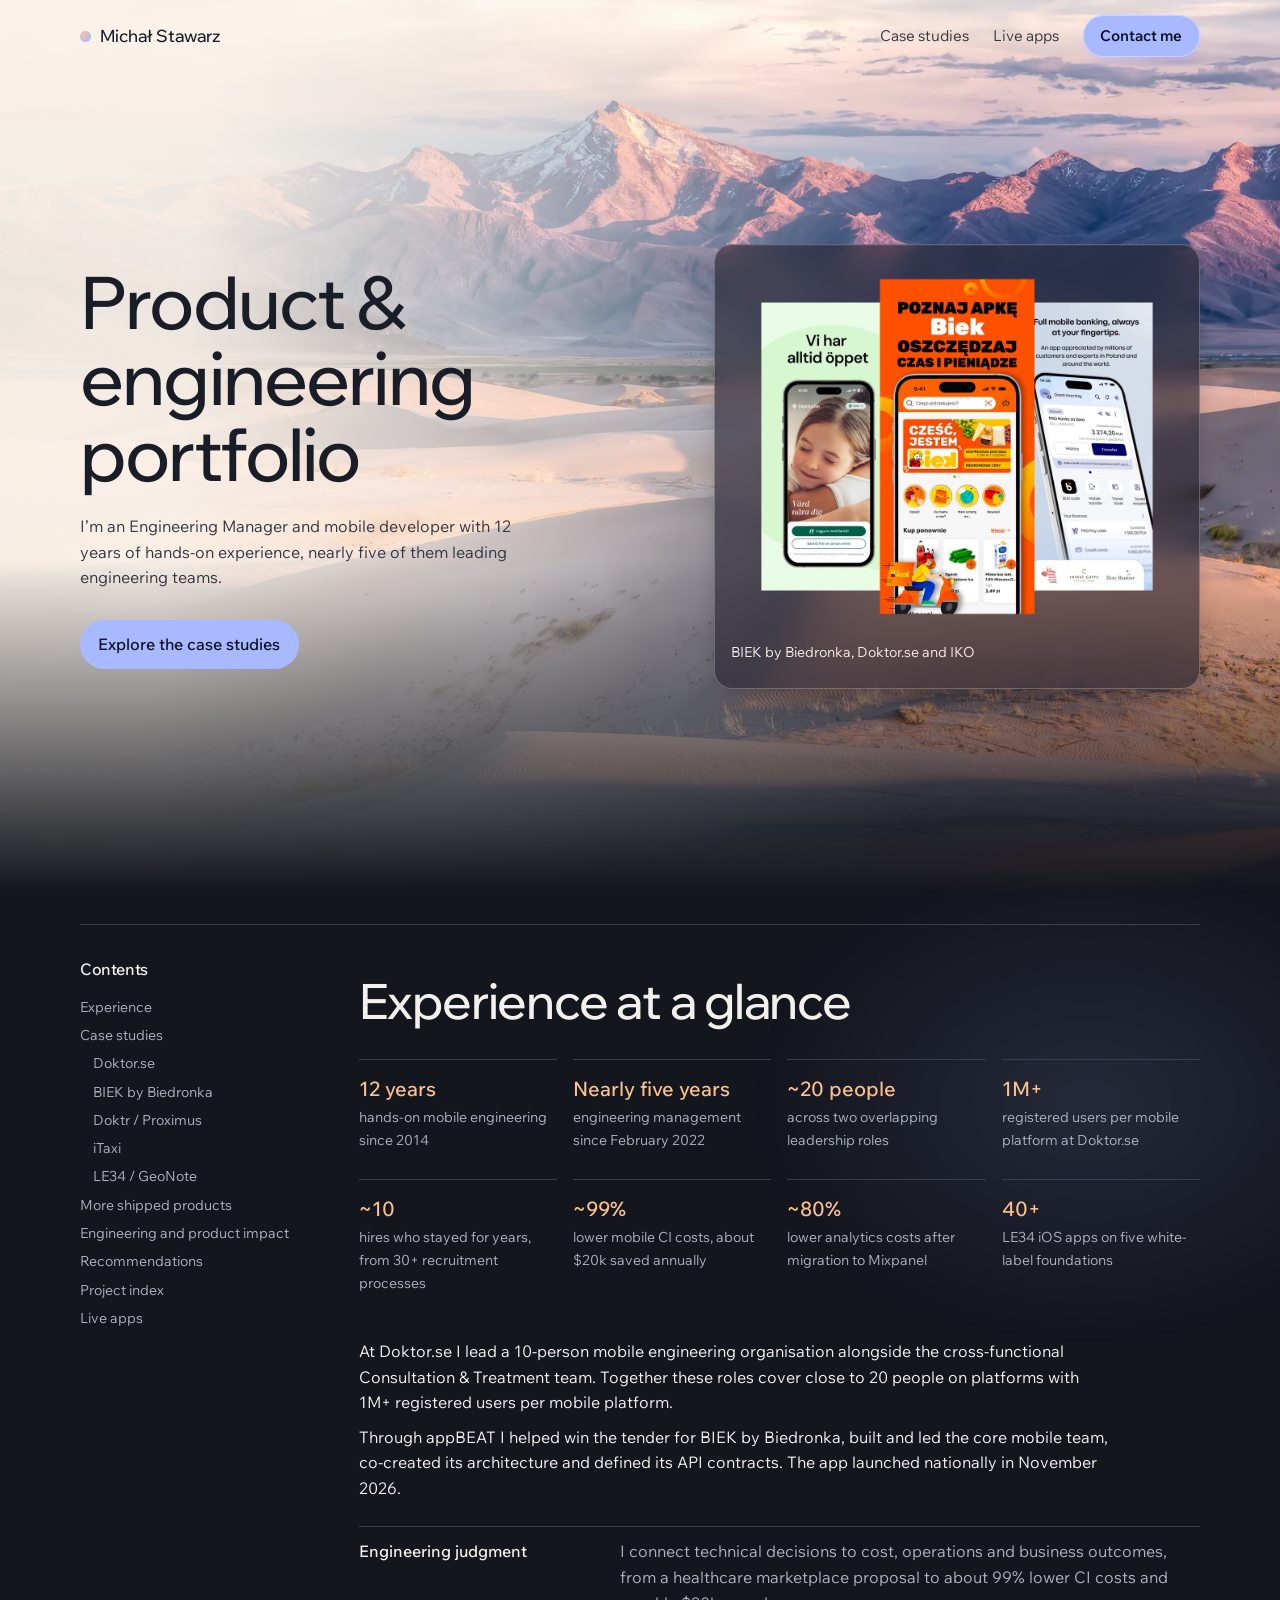
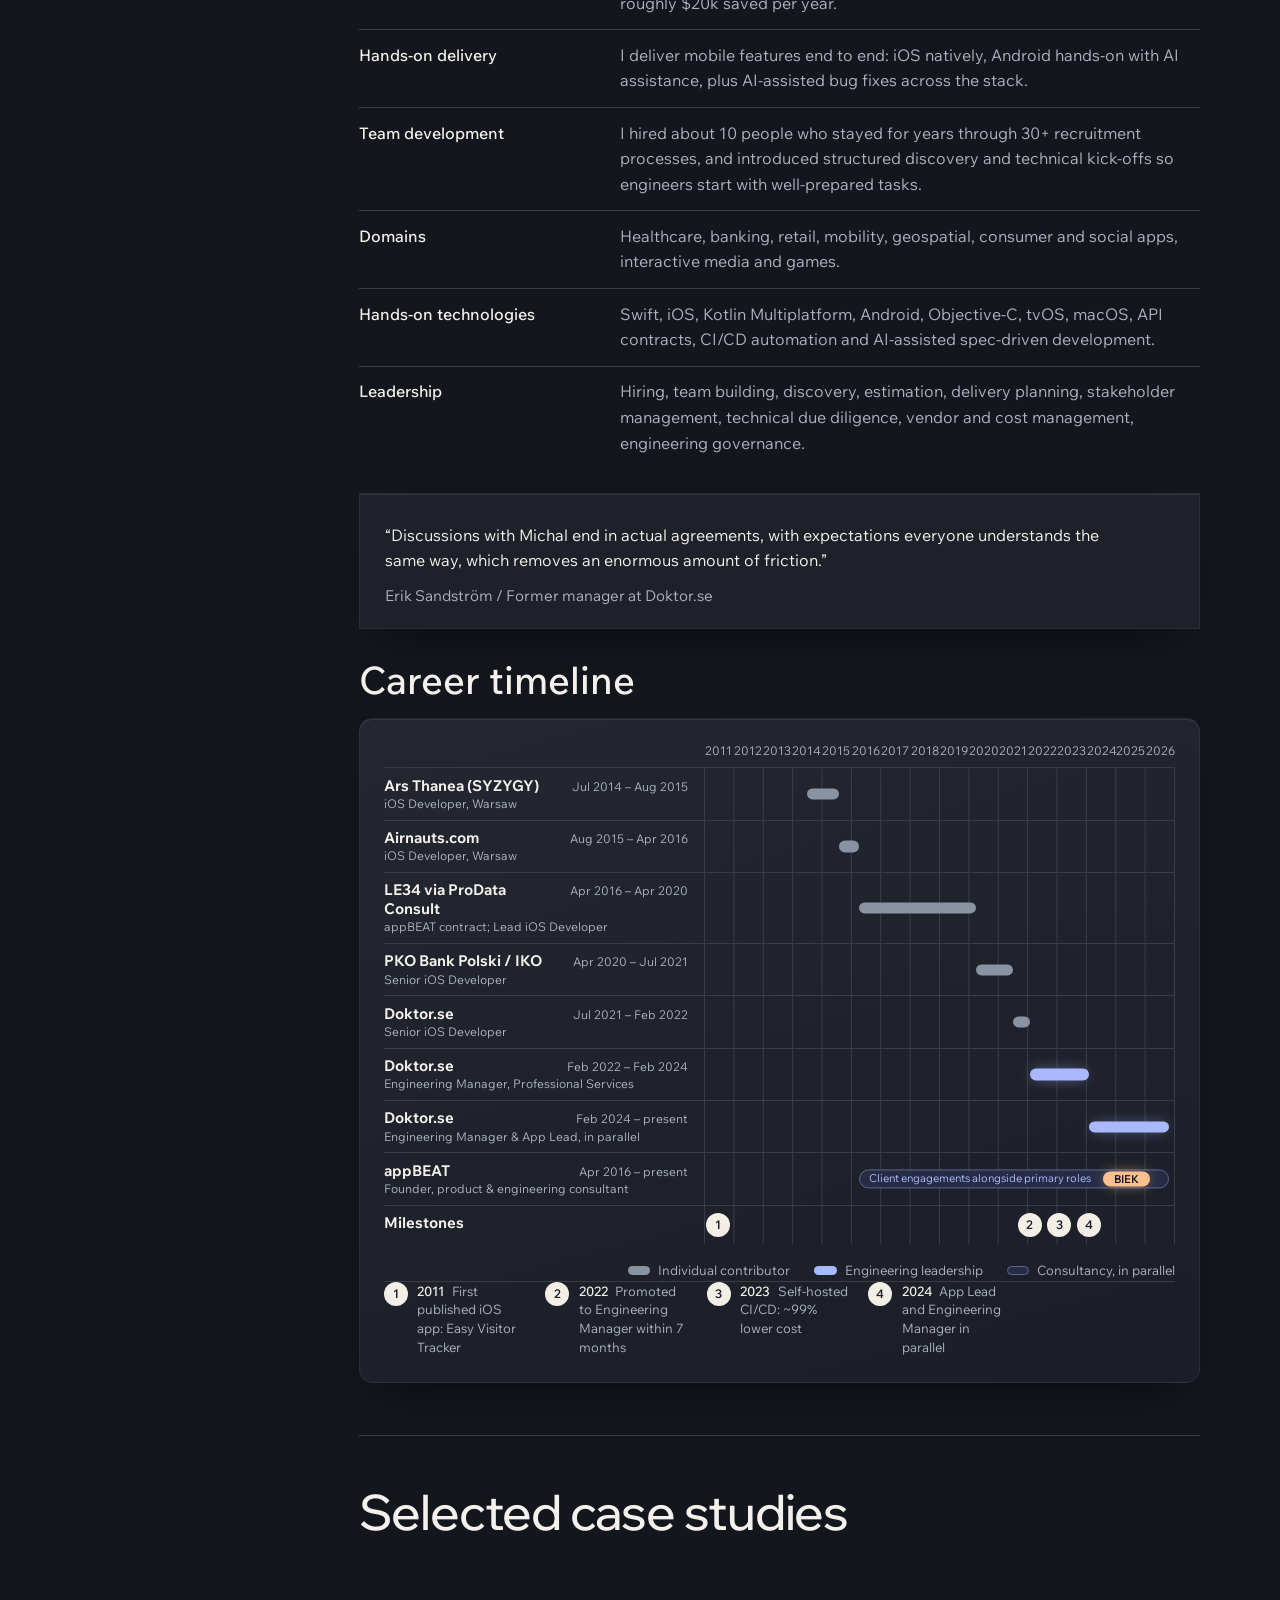
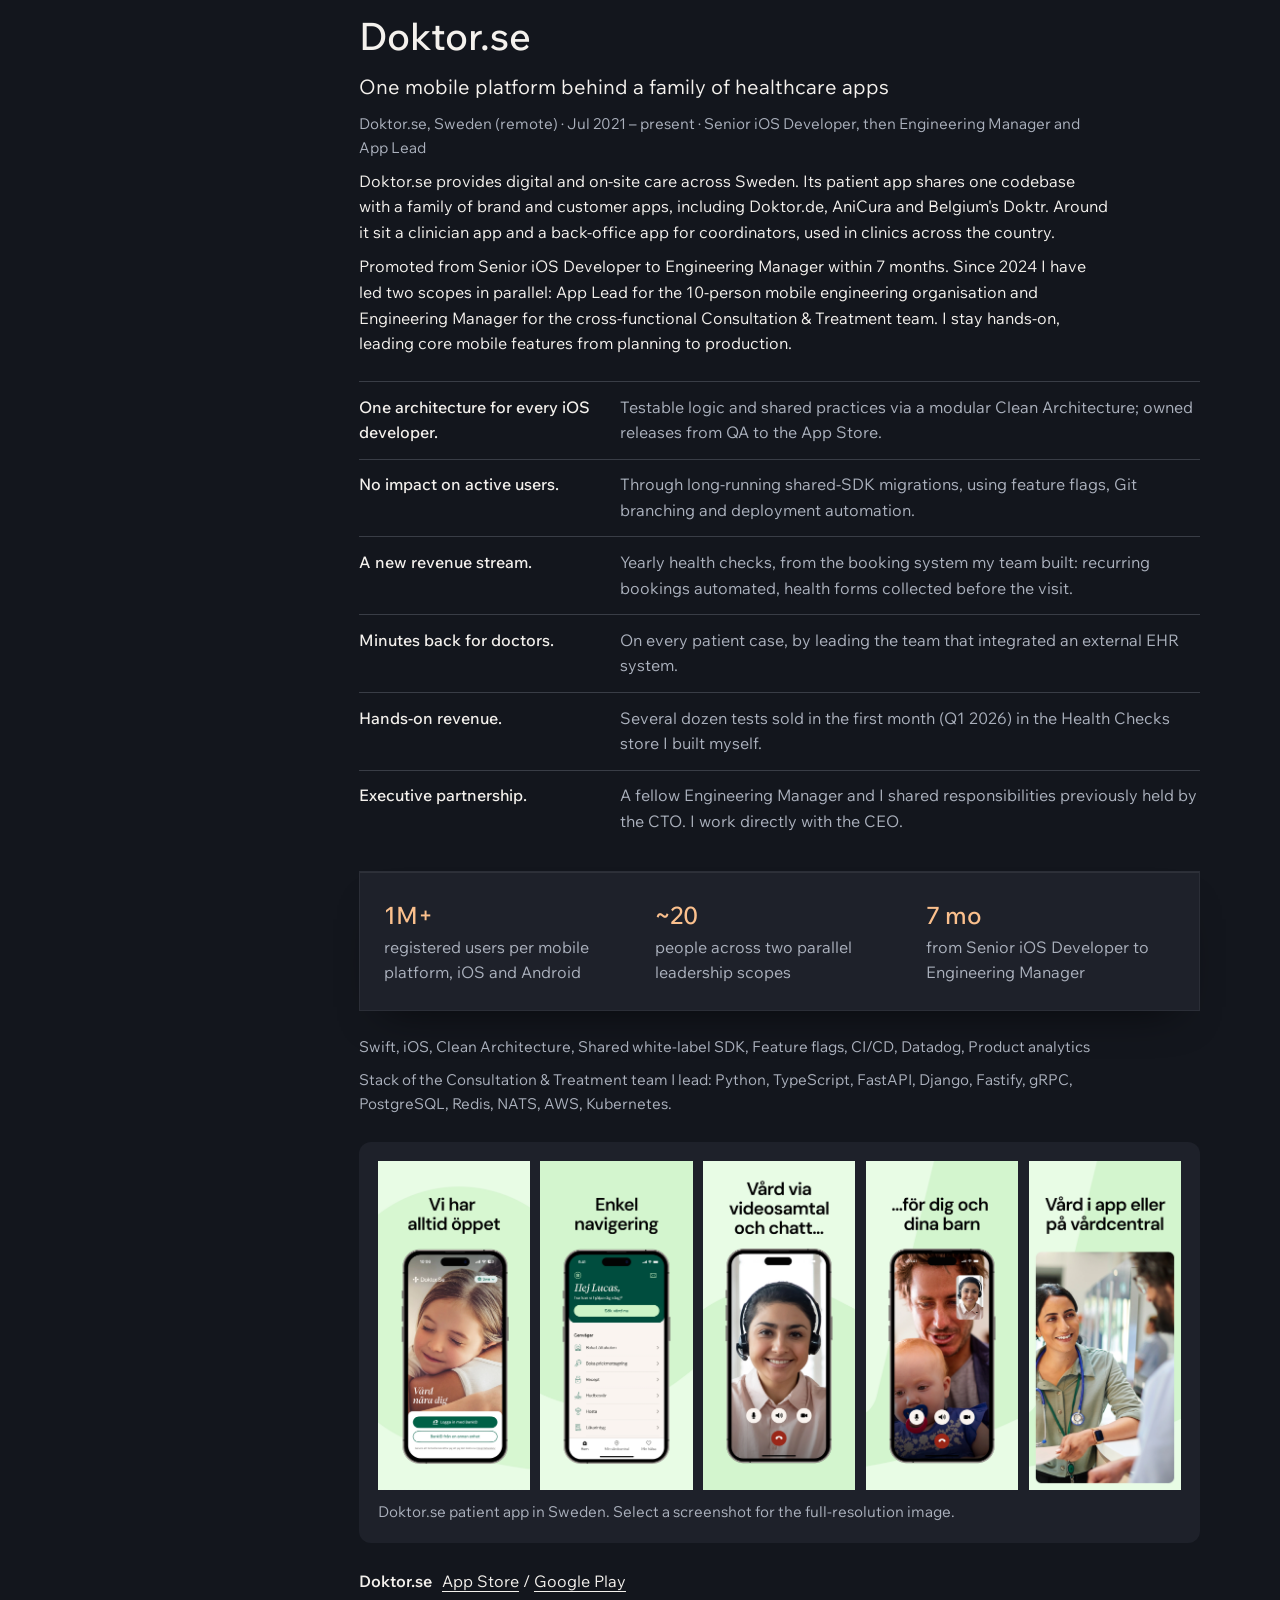
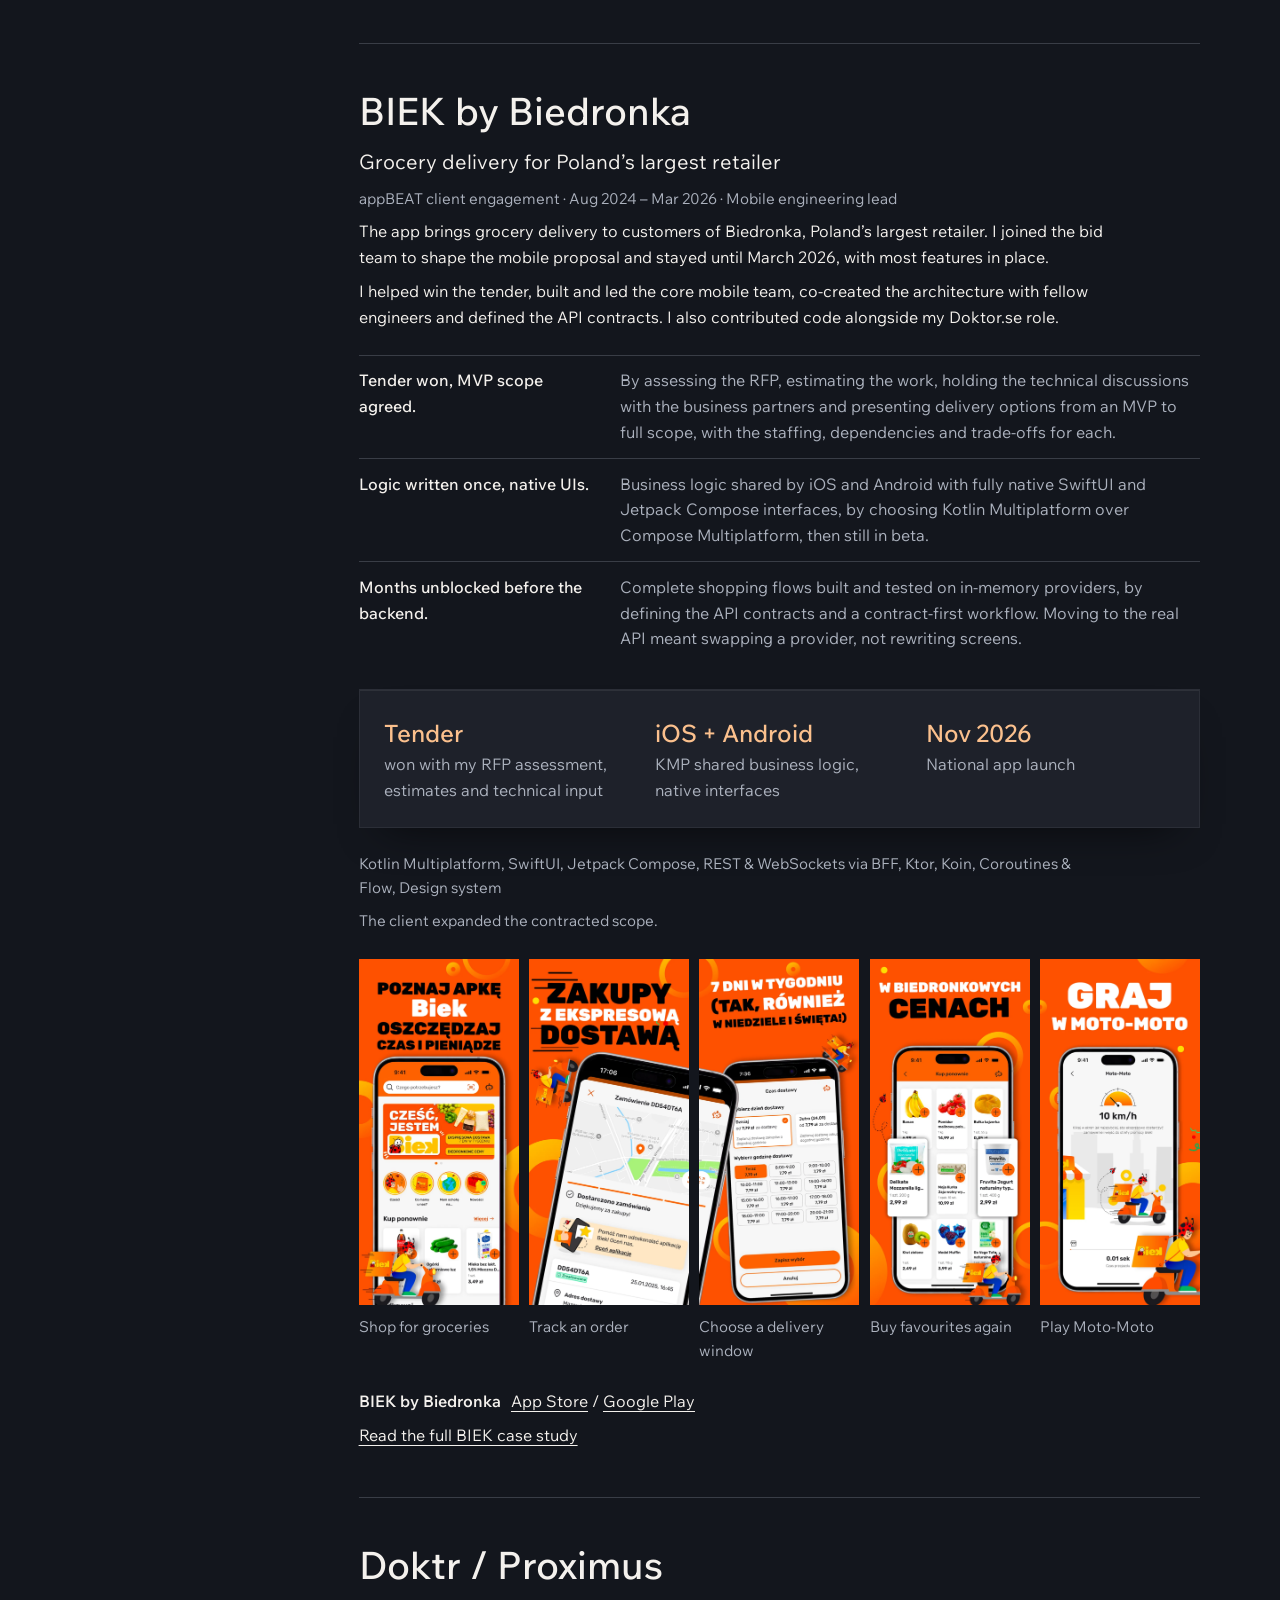
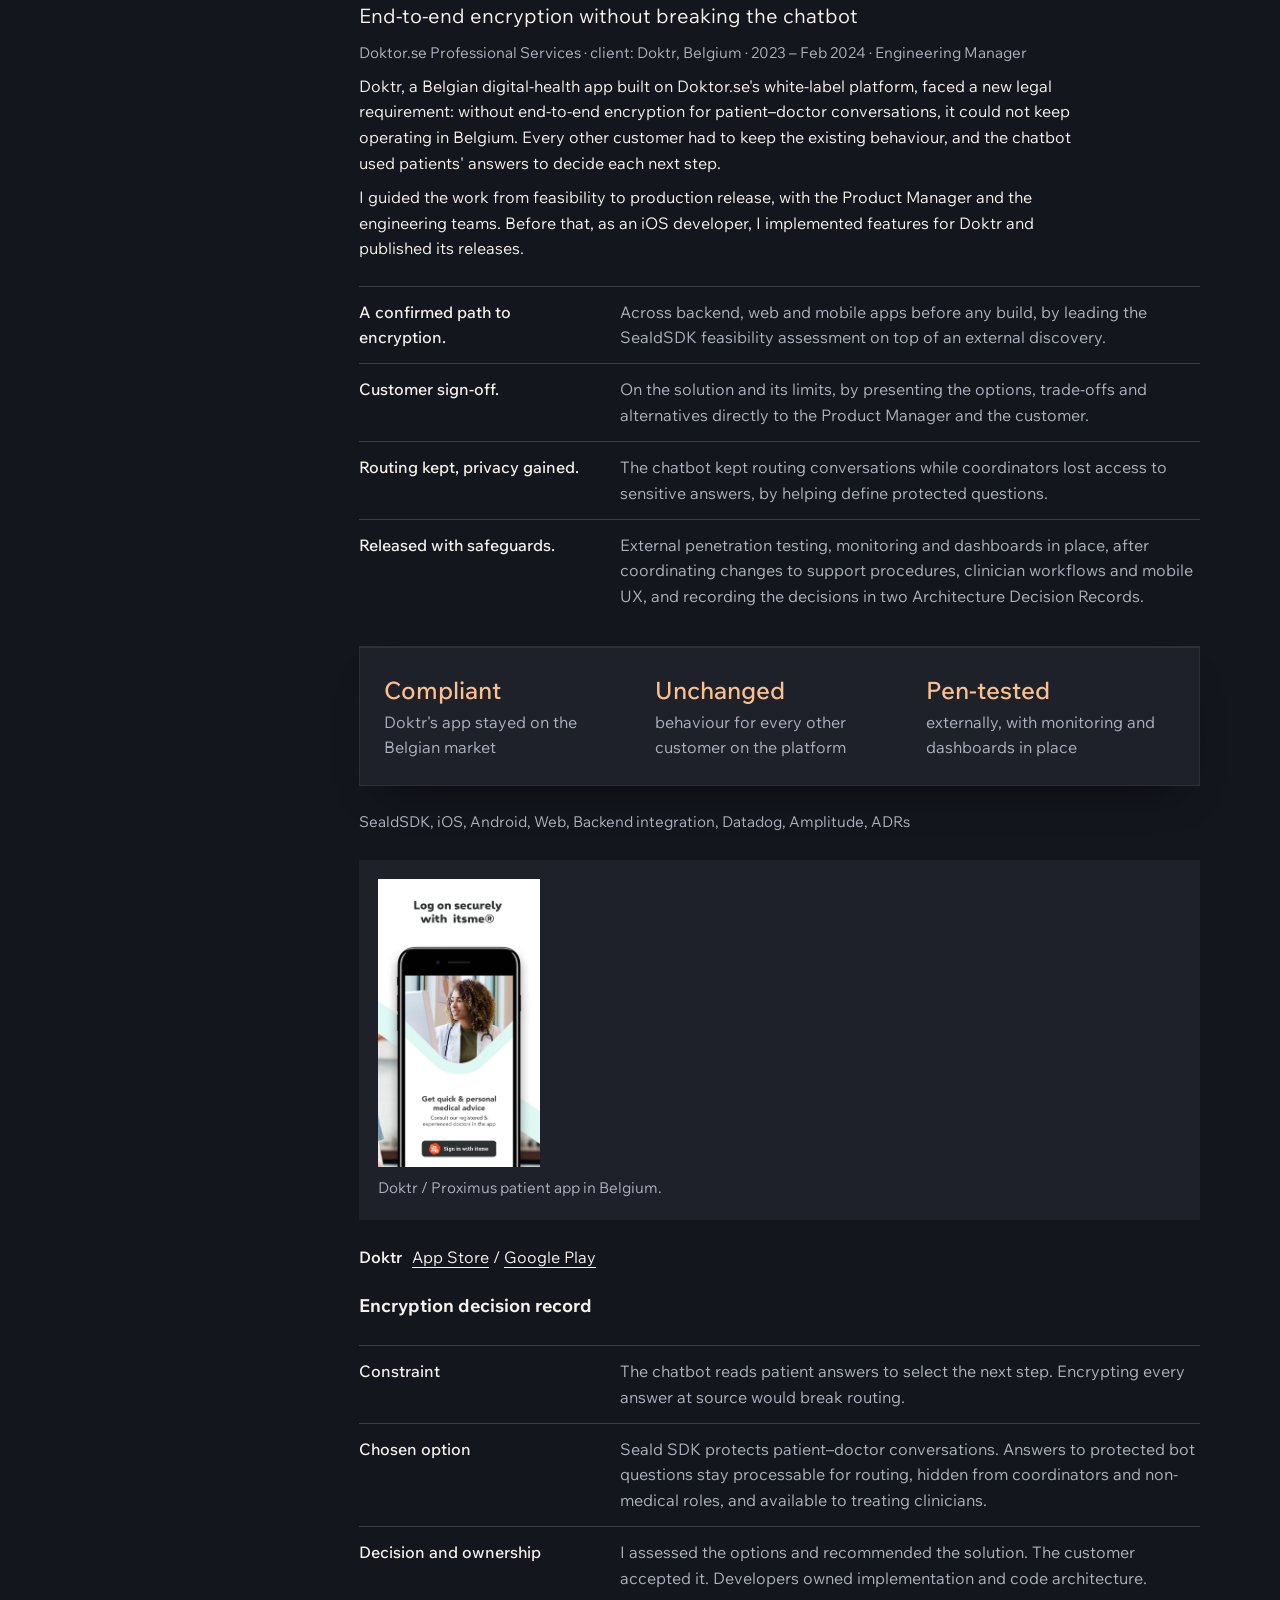
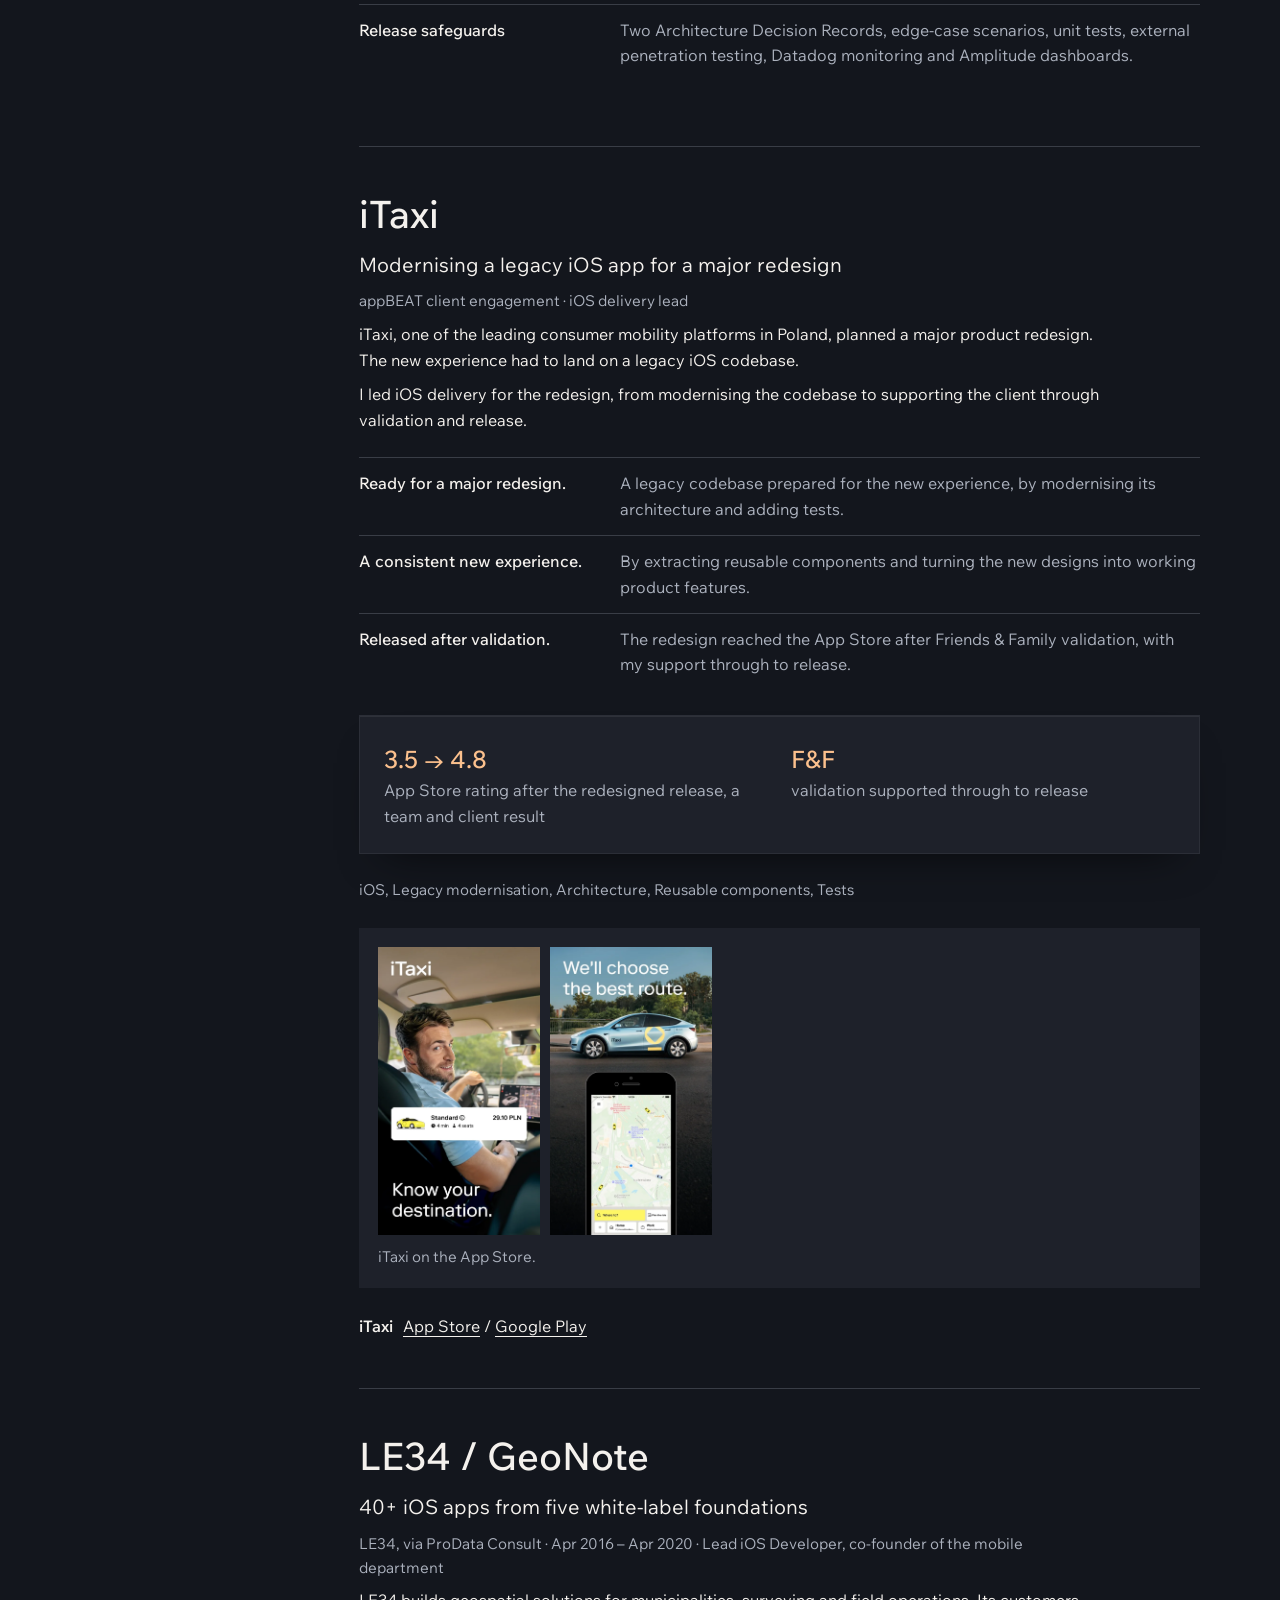
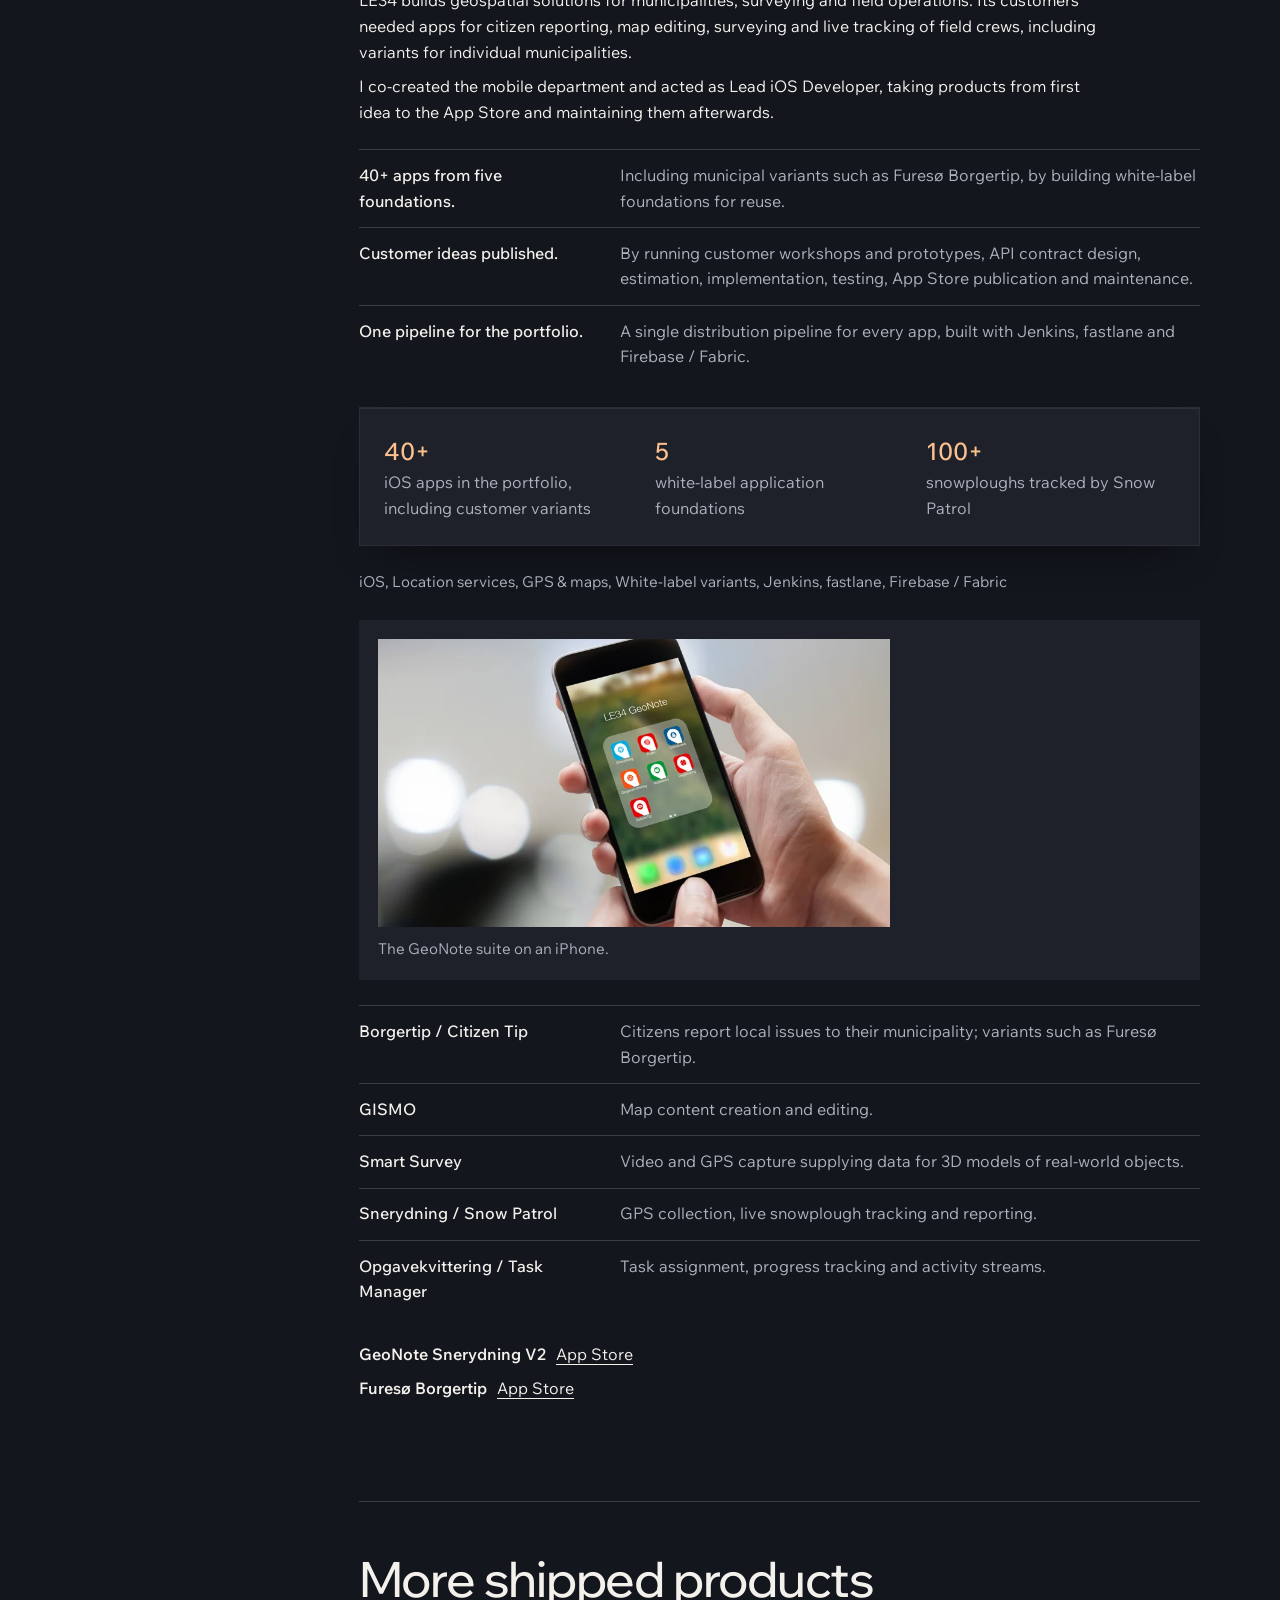
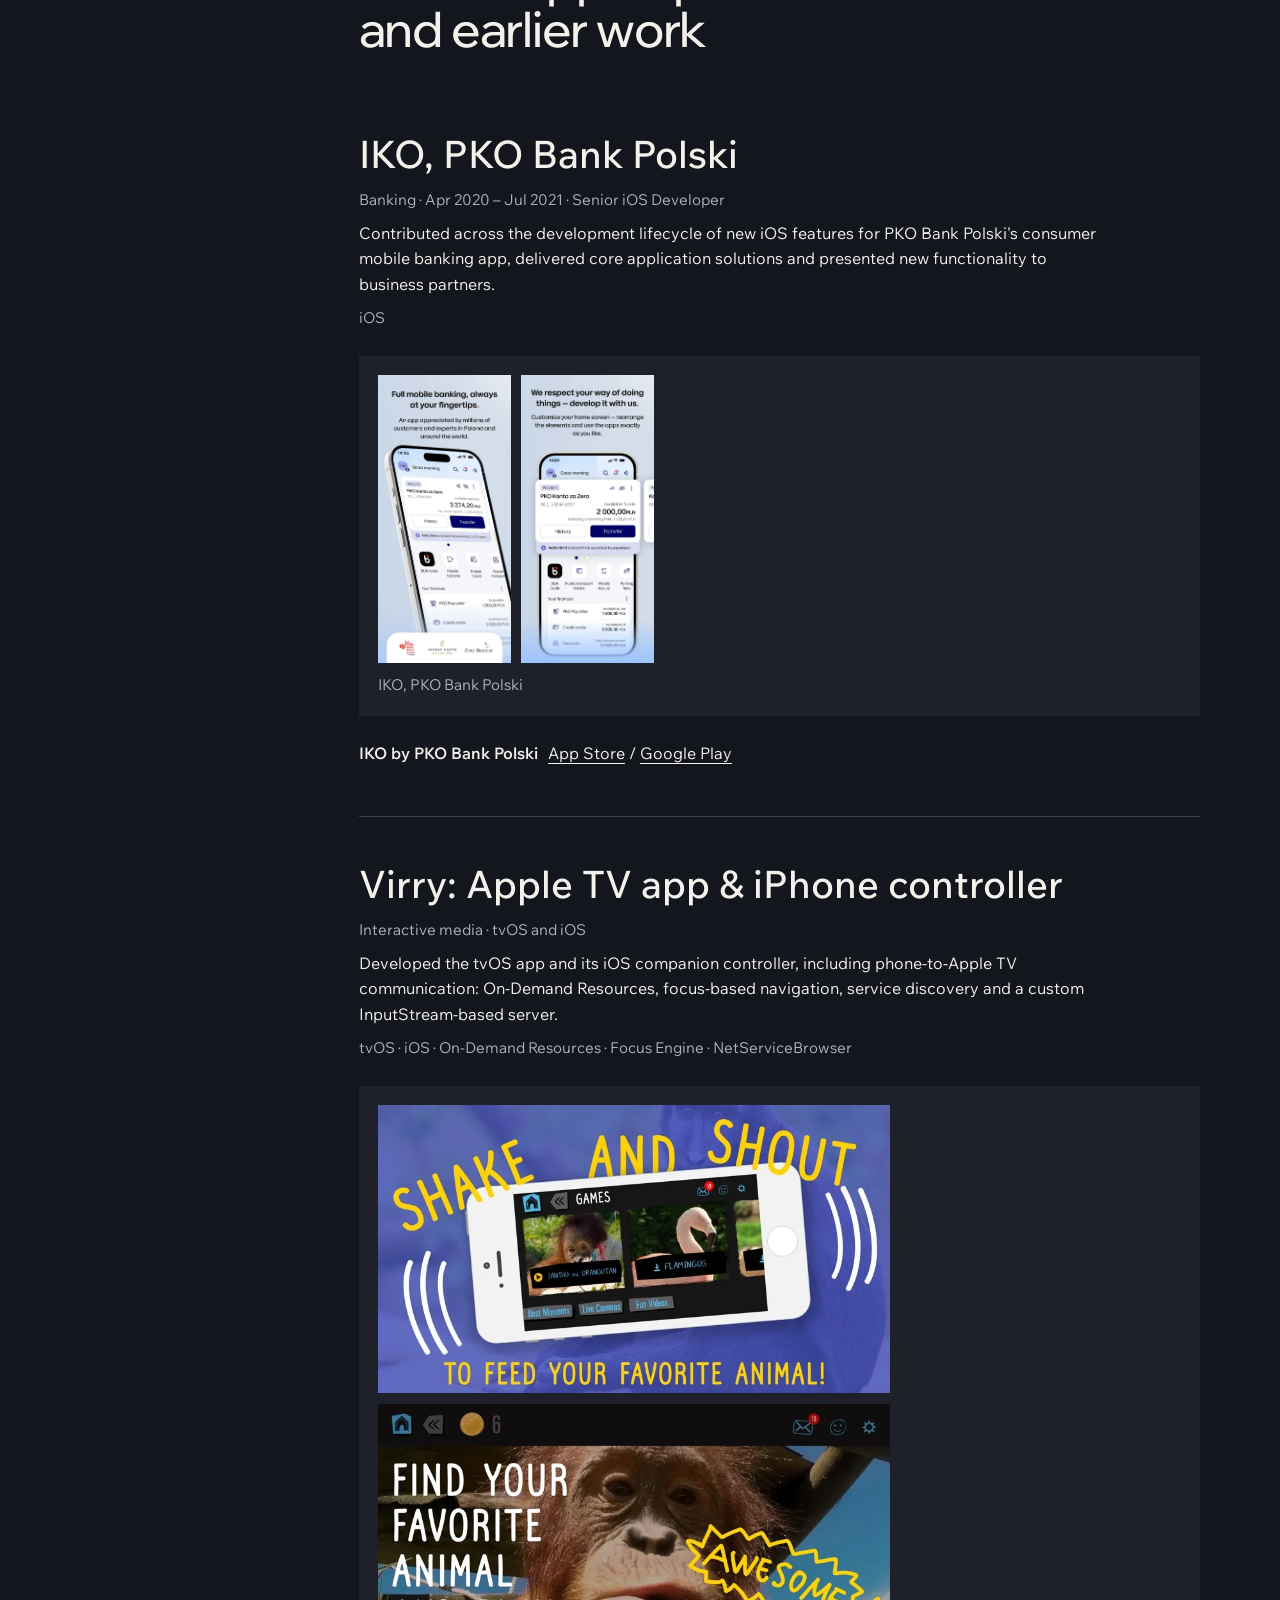
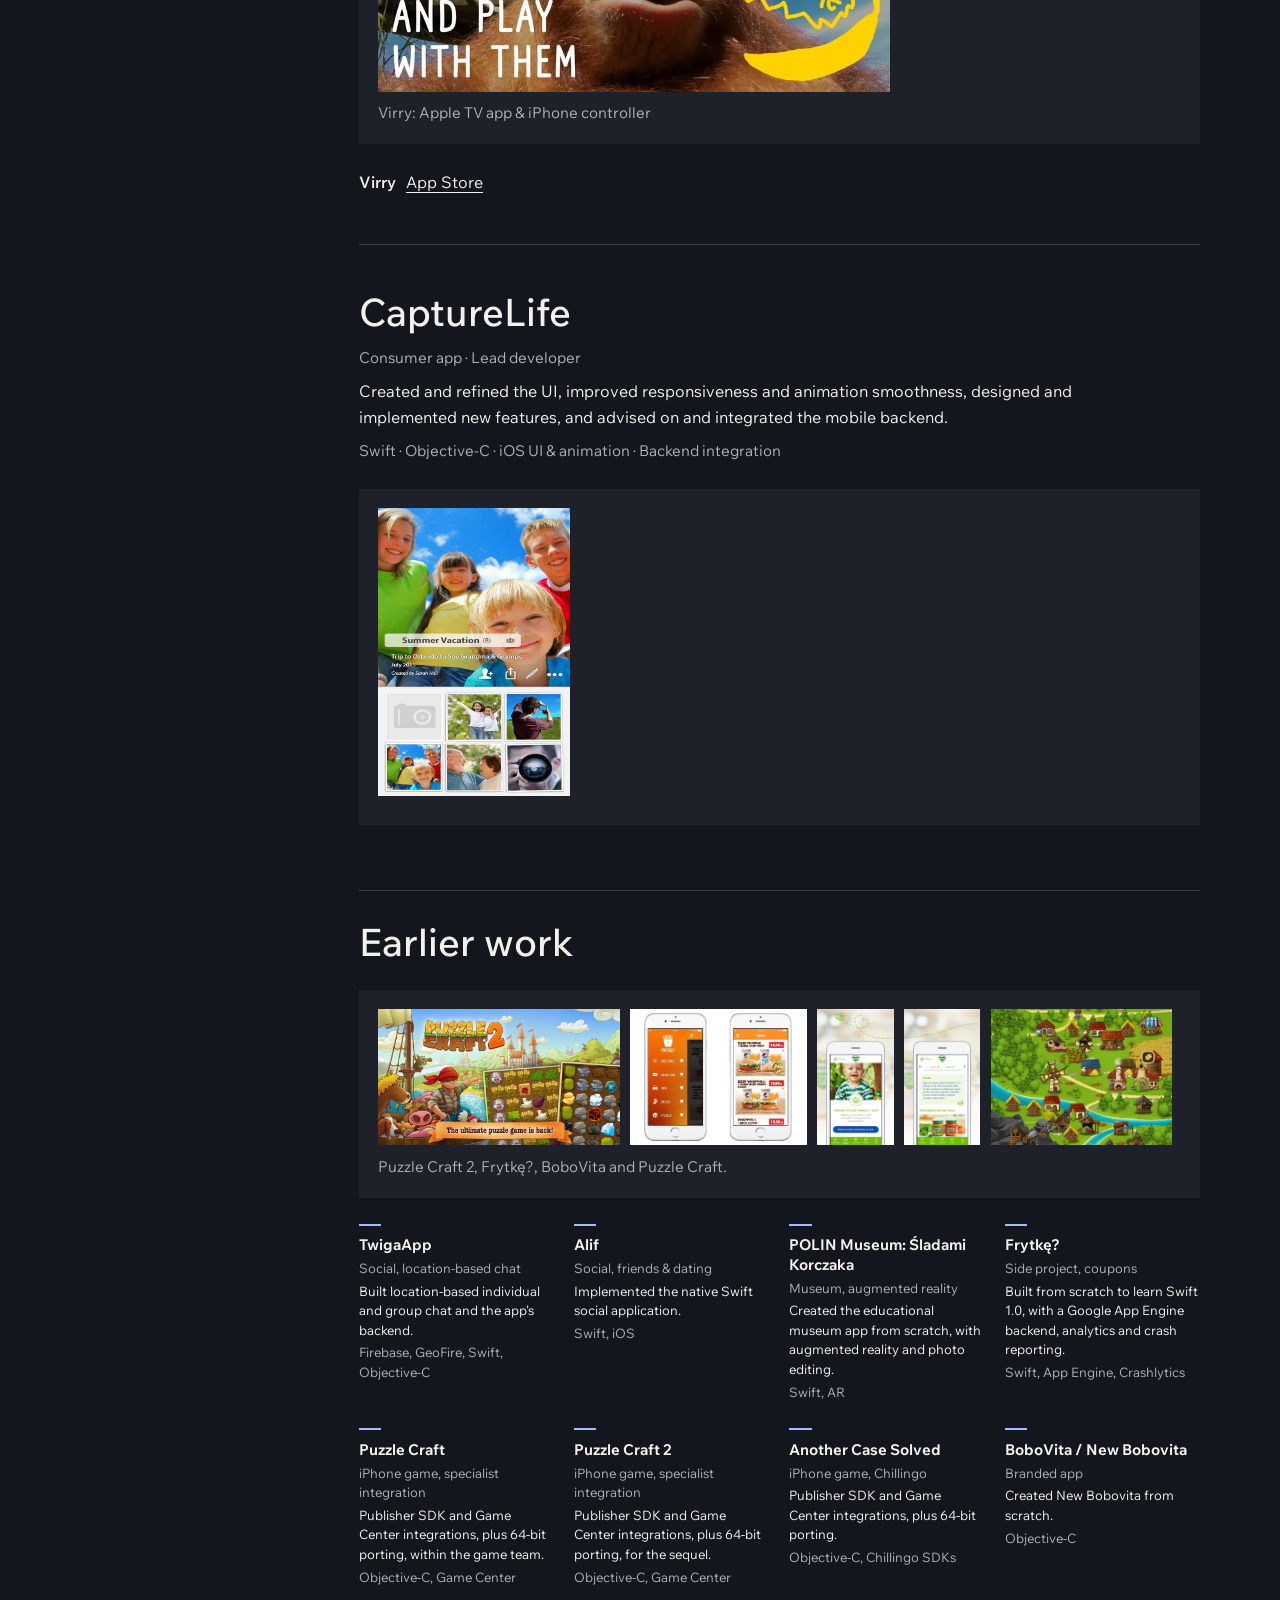
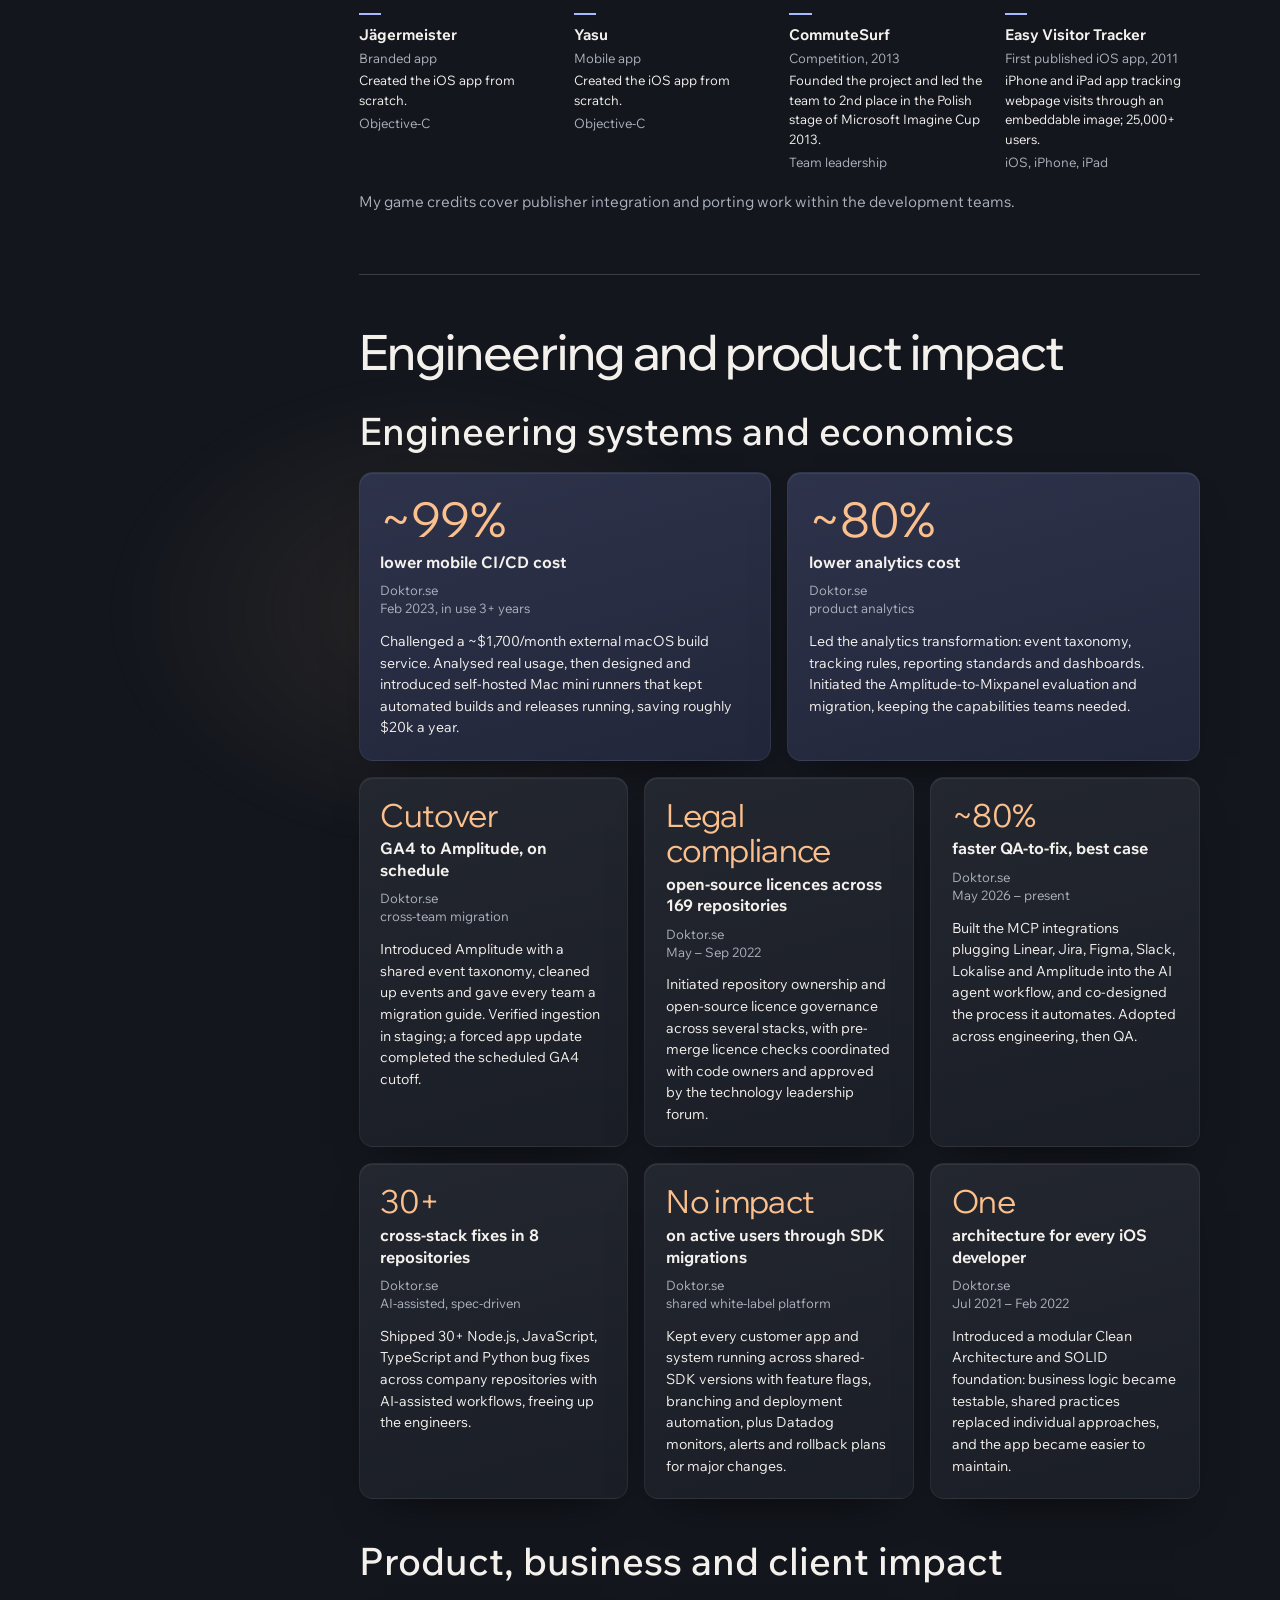
<file: index.html>
<!doctype html>
<html lang="en"><head>
<meta charset="utf-8"><meta name="viewport" content="width=device-width,initial-scale=1">
<meta name="robots" content="index, follow, max-image-preview:large">
<link rel="canonical" href="https://starwars.github.io/portfolio/">
<meta name="google-site-verification" content="fqNx6vuRMPoVOkz1Q9scOxtWuX_GgtWb1hJMZKlkJxA" />
<meta property="og:url" content="https://starwars.github.io/portfolio/">
<title>Michał Stawarz | Engineering Manager · Product &amp; engineering portfolio</title>
<meta name="description" content="Michał Stawarz, Engineering Manager in Warsaw, Poland. Product and mobile teams, hiring, AI-assisted delivery. Case studies: Doktor.se, BIEK by Biedronka, Doktr, iTaxi, LE34.">
<meta property="og:type" content="profile">
<meta property="og:title" content="Michał Stawarz | Engineering Manager · Product &amp; engineering portfolio">
<meta property="og:description" content="Michał Stawarz, Engineering Manager in Warsaw, Poland. Product and mobile teams, hiring, AI-assisted delivery. Case studies: Doktor.se, BIEK by Biedronka, Doktr, iTaxi, LE34.">
<meta property="og:image" content="https://starwars.github.io/portfolio/thumbnail.jpg">
<meta property="og:image:width" content="1200"><meta property="og:image:height" content="630">
<meta property="og:image:alt" content="Michał Stawarz: product and engineering portfolio">
<meta name="twitter:card" content="summary_large_image"><meta name="twitter:image" content="https://starwars.github.io/portfolio/thumbnail.jpg">
<link rel="stylesheet" href="https://fonts.googleapis.com/css2?family=Wix+Madefor+Display:wght@400;500;600&amp;family=Wix+Madefor+Text:wght@400;500;600&amp;display=swap">
<link rel="icon" href="favicon.svg" type="image/svg+xml"><link rel="icon" href="favicon.ico" sizes="16x16 32x32 48x48"><link rel="apple-touch-icon" href="apple-touch-icon.png">
<link rel="stylesheet" href="tokens.css">
<script type="application/ld+json">{"@context":"https://schema.org","@type":"Person","@id":"https://starwars.github.io/portfolio/#person","name":"Michał Stawarz","alternateName":"Michal Stawarz","jobTitle":"Engineering Manager","address":{"@type":"PostalAddress","addressLocality":"Warsaw","addressCountry":"PL"},"knowsAbout":["Engineering management","Team leadership","Hiring","Mobile engineering","iOS","Kotlin Multiplatform","AI-assisted software delivery","Healthcare technology"],"sameAs":["https://www.linkedin.com/in/michal-stawarz","https://github.com/StarWars"],"url":"https://starwars.github.io/portfolio/"}</script>
</head><body>
<header class="nav" data-nav><nav aria-label="Main navigation"><a class="identity" href="#top">Michał Stawarz</a><a href="#work">Case studies</a><a href="#apps">Live apps</a><a class="nav-cta" href="https://www.linkedin.com/in/michal-stawarz" target="_blank" rel="noopener noreferrer">Contact me</a></nav></header>
<main id="top">
<section class="hero"><div><h1>Product &amp; engineering portfolio</h1>
<p>I’m an Engineering Manager and mobile developer with 12 years of hands-on experience, nearly five of them leading engineering teams.</p>
<a class="primary" href="#work">Explore the case studies</a></div>
<figure><img width="1120" height="920" src="mobile-work.webp" alt="BIEK by Biedronka in the foreground, with Doktor.se and IKO alongside"><figcaption>BIEK by Biedronka, Doktor.se and IKO</figcaption></figure></section>
<div class="reader">
<aside><div class="rail"><h2>Contents</h2><ul><li><a href="#experience">Experience</a></li><li><a href="#work">Case studies</a></li><li><a href="#doktor">Doktor.se</a></li><li><a href="#biek-title">BIEK by Biedronka</a></li><li><a href="#doktr">Doktr / Proximus</a></li><li><a href="#itaxi">iTaxi</a></li><li><a href="#le34">LE34 / GeoNote</a></li><li><a href="#products">More shipped products</a></li><li><a href="#impact">Engineering and product impact</a></li><li><a href="#recommendations">Recommendations</a></li><li><a href="#index">Project index</a></li><li><a href="#apps">Live apps</a></li></ul></div>
<details><summary>Jump to section</summary><ul><li><a href="#experience">Experience</a></li><li><a href="#work">Case studies</a></li><li><a href="#doktor">Doktor.se</a></li><li><a href="#biek-title">BIEK by Biedronka</a></li><li><a href="#doktr">Doktr / Proximus</a></li><li><a href="#itaxi">iTaxi</a></li><li><a href="#le34">LE34 / GeoNote</a></li><li><a href="#products">More shipped products</a></li><li><a href="#impact">Engineering and product impact</a></li><li><a href="#recommendations">Recommendations</a></li><li><a href="#index">Project index</a></li><li><a href="#apps">Live apps</a></li></ul></details></aside>
<div class="bodycopy">
<section id="experience"><h2>Experience at a glance</h2><dl class="measurements"><div><dt>12 years</dt><dd>hands-on mobile engineering since 2014</dd></div><div><dt>Nearly five years</dt><dd>engineering management since February 2022</dd></div><div><dt>~20 people</dt><dd>across two overlapping leadership roles</dd></div><div><dt>1M+</dt><dd>registered users per mobile platform at Doktor.se</dd></div><div><dt>~10</dt><dd>hires who stayed for years, from 30+ recruitment processes</dd></div><div><dt>~99%</dt><dd>lower mobile CI costs, about $20k saved annually</dd></div><div><dt>~80%</dt><dd>lower analytics costs after migration to Mixpanel</dd></div><div><dt>40+</dt><dd>LE34 iOS apps on five white-label foundations</dd></div></dl><p class="">At Doktor.se I lead a 10-person mobile engineering organisation alongside the cross-functional Consultation &amp; Treatment team. Together these roles cover close to 20 people on platforms with 1M+ registered users per mobile platform.</p><p class="">Through appBEAT I helped win the tender for BIEK by Biedronka, built and led the core mobile team, co-created its architecture and defined its API contracts. The app launched nationally in November 2026.</p><dl class="facts"><div><dt>Engineering judgment</dt><dd>I connect technical decisions to cost, operations and business outcomes, from a healthcare marketplace proposal to about 99% lower CI costs and roughly $20k saved per year.</dd></div><div><dt>Hands-on delivery</dt><dd>I deliver mobile features end to end: iOS natively, Android hands-on with AI assistance, plus AI-assisted bug fixes across the stack.</dd></div><div><dt>Team development</dt><dd>I hired about 10 people who stayed for years through 30+ recruitment processes, and introduced structured discovery and technical kick-offs so engineers start with well-prepared tasks.</dd></div><div><dt>Domains</dt><dd>Healthcare, banking, retail, mobility, geospatial, consumer and social apps, interactive media and games.</dd></div><div><dt>Hands-on technologies</dt><dd>Swift, iOS, Kotlin Multiplatform, Android, Objective-C, tvOS, macOS, API contracts, CI/CD automation and AI-assisted spec-driven development.</dd></div><div><dt>Leadership</dt><dd>Hiring, team building, discovery, estimation, delivery planning, stakeholder management, technical due diligence, vendor and cost management, engineering governance.</dd></div></dl><blockquote><p class="">“Discussions with Michal end in actual agreements, with expectations everyone understands the same way, which removes an enormous amount of friction.”</p><cite>Erik Sandström / Former manager at Doktor.se</cite></blockquote><h3>Career timeline</h3><div class="career"><div class="axis" aria-hidden="true"><span></span><ol><li><span>20</span>11</li><li><span>20</span>12</li><li><span>20</span>13</li><li><span>20</span>14</li><li><span>20</span>15</li><li><span>20</span>16</li><li><span>20</span>17</li><li><span>20</span>18</li><li><span>20</span>19</li><li><span>20</span>20</li><li><span>20</span>21</li><li><span>20</span>22</li><li><span>20</span>23</li><li><span>20</span>24</li><li><span>20</span>25</li><li><span>20</span>26</li></ol></div><ol class="career-rows"><li><div class="who"><h4>Ars Thanea (SYZYGY)</h4><p class="when">Jul 2014 – Aug 2015</p><p class="role">iOS Developer, Warsaw</p></div><div class="track" aria-hidden="true"><span class="bar ic" style="--from:21.88%;--to:28.75%"></span></div></li><li><div class="who"><h4>Airnauts.com</h4><p class="when">Aug 2015 – Apr 2016</p><p class="role">iOS Developer, Warsaw</p></div><div class="track" aria-hidden="true"><span class="bar ic" style="--from:28.75%;--to:32.94%"></span></div></li><li><div class="who"><h4>LE34 via ProData Consult</h4><p class="when">Apr 2016 – Apr 2020</p><p class="role">appBEAT contract; Lead iOS Developer</p></div><div class="track" aria-hidden="true"><span class="bar ic" style="--from:32.94%;--to:57.94%"></span></div></li><li><div class="who"><h4>PKO Bank Polski / IKO</h4><p class="when">Apr 2020 – Jul 2021</p><p class="role">Senior iOS Developer</p></div><div class="track" aria-hidden="true"><span class="bar ic" style="--from:57.94%;--to:65.75%"></span></div></li><li><div class="who"><h4>Doktor.se</h4><p class="when">Jul 2021 – Feb 2022</p><p class="role">Senior iOS Developer</p></div><div class="track" aria-hidden="true"><span class="bar ic" style="--from:65.75%;--to:69.37%"></span></div></li><li><div class="who"><h4>Doktor.se</h4><p class="when">Feb 2022 – Feb 2024</p><p class="role">Engineering Manager, Professional Services</p></div><div class="track" aria-hidden="true"><span class="bar lead" style="--from:69.37%;--to:81.87%"></span></div></li><li><div class="who"><h4>Doktor.se</h4><p class="when">Feb 2024 – present</p><p class="role">Engineering Manager &amp; App Lead, in parallel</p></div><div class="track" aria-hidden="true"><span class="bar lead" style="--from:81.87%;--to:99.00%"></span></div></li><li><div class="who"><h4>appBEAT</h4><p class="when">Apr 2016 – present</p><p class="role">Founder, product &amp; engineering consultant</p></div><div class="track" aria-hidden="true"><span class="bar parallel" style="--from:32.94%;--to:99.00%"><span class="bar-note">Client engagements alongside primary roles</span></span><span class="bar biek" style="--from:84.87%;--to:94.81%">BIEK</span></div></li><li class="miles"><div class="who"><h4>Milestones</h4></div><div class="track" aria-hidden="true"><span class="dot" style="--from:3.12%">1</span><span class="dot" style="--from:69.37%">2</span><span class="dot" style="--from:75.62%">3</span><span class="dot" style="--from:81.87%">4</span></div></li></ol><ul class="legend"><li><span class="swatch ic"></span>Individual contributor</li><li><span class="swatch lead"></span>Engineering leadership</li><li><span class="swatch parallel"></span>Consultancy, in parallel</li></ul><ol class="milestones"><li><span class="dot">1</span><p><strong>2011</strong> First published iOS app: Easy Visitor Tracker</p></li><li><span class="dot">2</span><p><strong>2022</strong> Promoted to Engineering Manager within 7 months</p></li><li><span class="dot">3</span><p><strong>2023</strong> Self-hosted CI/CD: ~99% lower cost</p></li><li><span class="dot">4</span><p><strong>2024</strong> App Lead and Engineering Manager in parallel</p></li></ol></div></section>
<section id="work"><h2>Selected case studies</h2><article class="case" id="doktor"><h3>Doktor.se</h3><p class="subtitle">One mobile platform behind a family of healthcare apps</p><p class="meta">Doktor.se, Sweden (remote)  ·  Jul 2021 – present  ·  Senior iOS Developer, then Engineering Manager and App Lead</p><p class="">Doktor.se provides digital and on-site care across Sweden. Its patient app shares one codebase with a family of brand and customer apps, including Doktor.de, AniCura and Belgium&#x27;s Doktr. Around it sit a clinician app and a back-office app for coordinators, used in clinics across the country.</p><p class="">Promoted from Senior iOS Developer to Engineering Manager within 7 months. Since 2024 I have led two scopes in parallel: App Lead for the 10-person mobile engineering organisation and Engineering Manager for the cross-functional Consultation &amp; Treatment team. I stay hands-on, leading core mobile features from planning to production.</p><dl class="facts"><div><dt>One architecture for every iOS developer.</dt><dd>Testable logic and shared practices via a modular Clean Architecture; owned releases from QA to the App Store.</dd></div><div><dt>No impact on active users.</dt><dd>Through long-running shared-SDK migrations, using feature flags, Git branching and deployment automation.</dd></div><div><dt>A new revenue stream.</dt><dd>Yearly health checks, from the booking system my team built: recurring bookings automated, health forms collected before the visit.</dd></div><div><dt>Minutes back for doctors.</dt><dd>On every patient case, by leading the team that integrated an external EHR system.</dd></div><div><dt>Hands-on revenue.</dt><dd>Several dozen tests sold in the first month (Q1 2026) in the Health Checks store I built myself.</dd></div><div><dt>Executive partnership.</dt><dd>A fellow Engineering Manager and I shared responsibilities previously held by the CTO. I work directly with the CEO.</dd></div></dl><dl class="results"><div><dt>1M+</dt><dd>registered users per mobile platform, iOS and Android</dd></div><div><dt>~20</dt><dd>people across two parallel leadership scopes</dd></div><div><dt>7 mo</dt><dd>from Senior iOS Developer to Engineering Manager</dd></div></dl><p class="meta">Swift, iOS, Clean Architecture, Shared white-label SDK, Feature flags, CI/CD, Datadog, Product analytics</p><p class="meta">Stack of the Consultation &amp; Treatment team I lead: Python, TypeScript, FastAPI, Django, Fastify, gRPC, PostgreSQL, Redis, NATS, AWS, Kubernetes.</p><figure class="gallery care-gallery"><div><a href="https://is1-ssl.mzstatic.com/image/thumb/PurpleSource211/v4/1f/d2/df/1fd2dfd2-bcbb-ba04-2814-5fec7c4c9f2e/1_1284x2778.jpg/1248x2778bb.png"><img loading="lazy" width="1248" height="2700" src="projects/doktor-care-1.webp" alt="Sign in to Doktor.se"></a><a href="https://is1-ssl.mzstatic.com/image/thumb/PurpleSource221/v4/68/88/bb/6888bb3b-01fd-a994-eaf9-d92593b2e4c4/2_1284x2778.jpg/1248x2778bb.png"><img loading="lazy" width="1248" height="2700" src="projects/doktor-care-2.webp" alt="Patient navigation"></a><a href="https://is1-ssl.mzstatic.com/image/thumb/PurpleSource221/v4/8e/52/65/8e5265df-cb94-bfa1-1582-ce0cd67a3473/Frame_4481.jpg/1248x2778bb.png"><img loading="lazy" width="1248" height="2700" src="projects/doktor-care-3.webp" alt="Video and chat consultations"></a><a href="https://is1-ssl.mzstatic.com/image/thumb/PurpleSource221/v4/9e/74/53/9e74538f-2d79-fade-0d0a-6e05d84ce6a4/Frame_4483.jpg/1248x2778bb.png"><img loading="lazy" width="1248" height="2700" src="projects/doktor-care-4.webp" alt="Video care for parents and children"></a><a href="https://is1-ssl.mzstatic.com/image/thumb/PurpleSource211/v4/9b/35/e9/9b35e98a-e470-0718-fb58-e648526dd951/Frame_4478.jpg/1248x2778bb.png"><img loading="lazy" width="1248" height="2700" src="projects/doktor-care-5.webp" alt="Care in the app or at a clinic"></a></div><figcaption>Doktor.se patient app in Sweden. Select a screenshot for the full-resolution image.</figcaption></figure><p class="stores"><strong>Doktor.se</strong> <span><a href="https://apps.apple.com/se/app/doktor-se-trygg-v%C3%A5rd-direkt/id1193214096">App Store</a> / <a href="https://play.google.com/store/apps/details?id=se.doktor.doktorse.production&amp;hl=pl">Google Play</a></span></p></article>
<article class="case" id="biek-title"><h3>BIEK by Biedronka</h3><p class="subtitle">Grocery delivery for Poland’s largest retailer</p><p class="meta">appBEAT client engagement  ·  Aug 2024 – Mar 2026  ·  Mobile engineering lead</p><p class="">The app brings grocery delivery to customers of Biedronka, Poland’s largest retailer. I joined the bid team to shape the mobile proposal and stayed until March 2026, with most features in place.</p><p class="">I helped win the tender, built and led the core mobile team, co-created the architecture with fellow engineers and defined the API contracts. I also contributed code alongside my Doktor.se role.</p><dl class="facts"><div><dt>Tender won, MVP scope agreed.</dt><dd>By assessing the RFP, estimating the work, holding the technical discussions with the business partners and presenting delivery options from an MVP to full scope, with the staffing, dependencies and trade-offs for each.</dd></div><div><dt>Logic written once, native UIs.</dt><dd>Business logic shared by iOS and Android with fully native SwiftUI and Jetpack Compose interfaces, by choosing Kotlin Multiplatform over Compose Multiplatform, then still in beta.</dd></div><div><dt>Months unblocked before the backend.</dt><dd>Complete shopping flows built and tested on in-memory providers, by defining the API contracts and a contract-first workflow. Moving to the real API meant swapping a provider, not rewriting screens.</dd></div></dl><dl class="results"><div><dt>Tender</dt><dd>won with my RFP assessment, estimates and technical input</dd></div><div><dt>iOS + Android</dt><dd>KMP shared business logic, native interfaces</dd></div><div><dt>Nov 2026</dt><dd>National app launch</dd></div></dl><p class="meta">Kotlin Multiplatform, SwiftUI, Jetpack Compose, REST &amp; WebSockets via BFF, Ktor, Koin, Coroutines &amp; Flow, Design system</p><p class="meta">The client expanded the contracted scope.</p><div class="biek-screens"><figure><img loading="lazy" width="720" height="1560" src="biek/1.webp" alt="BIEK by Biedronka: Shop for groceries"><figcaption>Shop for groceries</figcaption></figure><figure><img loading="lazy" width="720" height="1560" src="biek/2.webp" alt="BIEK by Biedronka: Track an order"><figcaption>Track an order</figcaption></figure><figure><img loading="lazy" width="720" height="1560" src="biek/3.webp" alt="BIEK by Biedronka: Choose a delivery window"><figcaption>Choose a delivery window</figcaption></figure><figure><img loading="lazy" width="720" height="1560" src="biek/4.webp" alt="BIEK by Biedronka: Buy favourites again"><figcaption>Buy favourites again</figcaption></figure><figure><img loading="lazy" width="720" height="1560" src="biek/5.webp" alt="BIEK by Biedronka: Play Moto-Moto"><figcaption>Play Moto-Moto</figcaption></figure></div><p class="stores"><strong>BIEK by Biedronka</strong> <span><a href="https://apps.apple.com/pl/app/biek-biedronka-express/id6761813987">App Store</a> / <a href="https://play.google.com/store/apps/details?id=pl.biek.app">Google Play</a></span></p><p><a href="biek/">Read the full BIEK case study</a></p></article>
<article class="case" id="doktr"><h3>Doktr / Proximus</h3><p class="subtitle">End-to-end encryption without breaking the chatbot</p><p class="meta">Doktor.se Professional Services  ·  client: Doktr, Belgium  ·  2023 – Feb 2024  ·  Engineering Manager</p><p class="">Doktr, a Belgian digital-health app built on Doktor.se&#x27;s white-label platform, faced a new legal requirement: without end-to-end encryption for patient–doctor conversations, it could not keep operating in Belgium. Every other customer had to keep the existing behaviour, and the chatbot used patients&#x27; answers to decide each next step.</p><p class="">I guided the work from feasibility to production release, with the Product Manager and the engineering teams. Before that, as an iOS developer, I implemented features for Doktr and published its releases.</p><dl class="facts"><div><dt>A confirmed path to encryption.</dt><dd>Across backend, web and mobile apps before any build, by leading the SealdSDK feasibility assessment on top of an external discovery.</dd></div><div><dt>Customer sign-off.</dt><dd>On the solution and its limits, by presenting the options, trade-offs and alternatives directly to the Product Manager and the customer.</dd></div><div><dt>Routing kept, privacy gained.</dt><dd>The chatbot kept routing conversations while coordinators lost access to sensitive answers, by helping define protected questions.</dd></div><div><dt>Released with safeguards.</dt><dd>External penetration testing, monitoring and dashboards in place, after coordinating changes to support procedures, clinician workflows and mobile UX, and recording the decisions in two Architecture Decision Records.</dd></div></dl><dl class="results"><div><dt>Compliant</dt><dd>Doktr&#x27;s app stayed on the Belgian market</dd></div><div><dt>Unchanged</dt><dd>behaviour for every other customer on the platform</dd></div><div><dt>Pen-tested</dt><dd>externally, with monitoring and dashboards in place</dd></div></dl><p class="meta">SealdSDK, iOS, Android, Web, Backend integration, Datadog, Amplitude, ADRs</p><p class="meta"></p><figure class="gallery"><div><img loading="lazy" width="675" height="1200" src="projects/doktr-2.webp" alt="Doktr patient app in Belgium"></div><figcaption>Doktr / Proximus patient app in Belgium.</figcaption></figure><p class="stores"><strong>Doktr</strong> <span><a href="https://apps.apple.com/be/app/doktr-medical-consultations/id1552175214">App Store</a> / <a href="https://play.google.com/store/apps/details?id=be.proximus.LISA&amp;hl=en">Google Play</a></span></p><h4>Encryption decision record</h4><dl class="facts"><div><dt>Constraint</dt><dd>The chatbot reads patient answers to select the next step. Encrypting every answer at source would break routing.</dd></div><div><dt>Chosen option</dt><dd>Seald SDK protects patient–doctor conversations. Answers to protected bot questions stay processable for routing, hidden from coordinators and non-medical roles, and available to treating clinicians.</dd></div><div><dt>Decision and ownership</dt><dd>I assessed the options and recommended the solution. The customer accepted it. Developers owned implementation and code architecture.</dd></div><div><dt>Release safeguards</dt><dd>Two Architecture Decision Records, edge-case scenarios, unit tests, external penetration testing, Datadog monitoring and Amplitude dashboards.</dd></div></dl></article>
<article class="case" id="itaxi"><h3>iTaxi</h3><p class="subtitle">Modernising a legacy iOS app for a major redesign</p><p class="meta">appBEAT client engagement  ·  iOS delivery lead</p><p class="">iTaxi, one of the leading consumer mobility platforms in Poland, planned a major product redesign. The new experience had to land on a legacy iOS codebase.</p><p class="">I led iOS delivery for the redesign, from modernising the codebase to supporting the client through validation and release.</p><dl class="facts"><div><dt>Ready for a major redesign.</dt><dd>A legacy codebase prepared for the new experience, by modernising its architecture and adding tests.</dd></div><div><dt>A consistent new experience.</dt><dd>By extracting reusable components and turning the new designs into working product features.</dd></div><div><dt>Released after validation.</dt><dd>The redesign reached the App Store after Friends &amp; Family validation, with my support through to release.</dd></div></dl><dl class="results"><div><dt>3.5 → 4.8</dt><dd>App Store rating after the redesigned release, a team and client result</dd></div><div><dt>F&amp;F</dt><dd>validation supported through to release</dd></div></dl><p class="meta">iOS, Legacy modernisation, Architecture, Reusable components, Tests</p><p class="meta"></p><figure class="gallery"><div><img loading="lazy" width="675" height="1200" src="projects/itaxi-1.webp" alt="iTaxi store screenshot"><img loading="lazy" width="675" height="1200" src="projects/itaxi-2.webp" alt="iTaxi ride-booking app"></div><figcaption>iTaxi on the App Store.</figcaption></figure><p class="stores"><strong>iTaxi</strong> <span><a href="https://apps.apple.com/pl/app/itaxi-the-taxi-app/id505936790">App Store</a> / <a href="https://play.google.com/store/apps/details?id=com.geckolab.eotaxi.passenger&amp;hl=en">Google Play</a></span></p></article>
<article class="case" id="le34"><h3>LE34 / GeoNote</h3><p class="subtitle">40+ iOS apps from five white-label foundations</p><p class="meta">LE34, via ProData Consult  ·  Apr 2016 – Apr 2020  ·  Lead iOS Developer, co-founder of the mobile department</p><p class="">LE34 builds geospatial solutions for municipalities, surveying and field operations. Its customers needed apps for citizen reporting, map editing, surveying and live tracking of field crews, including variants for individual municipalities.</p><p class="">I co-created the mobile department and acted as Lead iOS Developer, taking products from first idea to the App Store and maintaining them afterwards.</p><dl class="facts"><div><dt>40+ apps from five foundations.</dt><dd>Including municipal variants such as Furesø Borgertip, by building white-label foundations for reuse.</dd></div><div><dt>Customer ideas published.</dt><dd>By running customer workshops and prototypes, API contract design, estimation, implementation, testing, App Store publication and maintenance.</dd></div><div><dt>One pipeline for the portfolio.</dt><dd>A single distribution pipeline for every app, built with Jenkins, fastlane and Firebase / Fabric.</dd></div></dl><dl class="results"><div><dt>40+</dt><dd>iOS apps in the portfolio, including customer variants</dd></div><div><dt>5</dt><dd>white-label application foundations</dd></div><div><dt>100+</dt><dd>snowploughs tracked by Snow Patrol</dd></div></dl><p class="meta">iOS, Location services, GPS &amp; maps, White-label variants, Jenkins, fastlane, Firebase / Fabric</p><p class="meta"></p><figure class="gallery"><div><img loading="lazy" width="850" height="478" src="projects/geonote.webp" alt="LE34 GeoNote applications on an iPhone"></div><figcaption>The GeoNote suite on an iPhone.</figcaption></figure><dl class="facts"><div><dt>Borgertip / Citizen Tip</dt><dd>Citizens report local issues to their municipality; variants such as Furesø Borgertip.</dd></div><div><dt>GISMO</dt><dd>Map content creation and editing.</dd></div><div><dt>Smart Survey</dt><dd>Video and GPS capture supplying data for 3D models of real-world objects.</dd></div><div><dt>Snerydning / Snow Patrol</dt><dd>GPS collection, live snowplough tracking and reporting.</dd></div><div><dt>Opgavekvittering / Task Manager</dt><dd>Task assignment, progress tracking and activity streams.</dd></div></dl><p class="stores"><strong>GeoNote Snerydning V2</strong> <span><a href="https://apps.apple.com/dk/app/geonote-snerydning-v2/id1160777103">App Store</a></span></p><p class="stores"><strong>Furesø Borgertip</strong> <span><a href="https://apps.apple.com/dk/app/fures%C3%B8-borgertip/id708280828">App Store</a></span></p></article></section>
<section id="products"><h2>More shipped products and earlier work</h2><article class="product" id="product-0"><h3>IKO, PKO Bank Polski</h3><p class="meta">Banking  ·  Apr 2020 – Jul 2021  ·  Senior iOS Developer</p><p class="">Contributed across the development lifecycle of new iOS features for PKO Bank Polski&#x27;s consumer mobile banking app, delivered core application solutions and presented new functionality to business partners.</p><p class="meta">iOS</p><figure class="gallery"><div><img loading="lazy" width="553" height="1200" src="projects/iko-1.webp" alt="IKO, PKO Bank Polski product screenshot"><img loading="lazy" width="553" height="1200" src="projects/iko-2.webp" alt="IKO, PKO Bank Polski product screenshot"></div><figcaption>IKO, PKO Bank Polski</figcaption></figure><p class="stores"><strong>IKO by PKO Bank Polski</strong> <span><a href="https://apps.apple.com/pl/app/iko-pko-bank-polski/id597657968">App Store</a> / <a href="https://play.google.com/store/apps/details?id=pl.pkobp.iko&amp;hl=pl">Google Play</a></span></p></article><article class="product" id="product-1"><h3>Virry: Apple TV app &amp; iPhone controller</h3><p class="meta">Interactive media  ·  tvOS and iOS</p><p class="">Developed the tvOS app and its iOS companion controller, including phone-to-Apple TV communication: On-Demand Resources, focus-based navigation, service discovery and a custom InputStream-based server.</p><p class="meta">tvOS  ·  iOS  ·  On-Demand Resources  ·  Focus Engine  ·  NetServiceBrowser</p><figure class="gallery"><div><img loading="lazy" width="800" height="450" src="projects/virry-1.webp" alt="Virry: Apple TV app &amp; iPhone controller product screenshot"><img loading="lazy" width="800" height="450" src="projects/virry-3.webp" alt="Virry: Apple TV app &amp; iPhone controller product screenshot"></div><figcaption>Virry: Apple TV app &amp; iPhone controller</figcaption></figure><p class="stores"><strong>Virry</strong> <span><a href="https://apps.apple.com/gb/app/virry-game-with-wild-animals/id946168827">App Store</a></span></p></article><article class="product" id="product-2"><h3>CaptureLife</h3><p class="meta">Consumer app  ·  Lead developer</p><p class="">Created and refined the UI, improved responsiveness and animation smoothness, designed and implemented new features, and advised on and integrated the mobile backend.</p><p class="meta">Swift  ·  Objective-C  ·  iOS UI &amp; animation  ·  Backend integration</p><figure class="gallery"><div><img loading="lazy" width="640" height="960" src="projects/capturelife-3.webp" alt="CaptureLife product screenshot"></div><figcaption></figcaption></figure></article><h3>Earlier work</h3><figure class="gallery strip"><div><img loading="lazy" width="800" height="450" src="projects/puzzle-craft-2-1.webp" alt="Puzzle Craft 2"><img loading="lazy" width="850" height="654" src="projects/frytke-press.webp" alt="Frytkę?"><img loading="lazy" width="675" height="1200" src="projects/bobovita-1.webp" alt="BoboVita screenshot"><img loading="lazy" width="675" height="1200" src="projects/bobovita-2.webp" alt="BoboVita screenshot"><img loading="lazy" width="400" height="300" src="projects/puzzle-craft-archive.webp" alt="Puzzle Craft"></div><figcaption>Puzzle Craft 2, Frytkę?, BoboVita and Puzzle Craft.</figcaption></figure><div class="tiles"><article class="tile" id="early-0"><h4>TwigaApp</h4><p class="meta">Social, location-based chat</p><p class="">Built location-based individual and group chat and the app&#x27;s backend.</p><p class="meta">Firebase, GeoFire, Swift, Objective-C</p></article><article class="tile" id="early-1"><h4>Alif</h4><p class="meta">Social, friends &amp; dating</p><p class="">Implemented the native Swift social application.</p><p class="meta">Swift, iOS</p></article><article class="tile" id="early-2"><h4>POLIN Museum: Śladami Korczaka</h4><p class="meta">Museum, augmented reality</p><p class="">Created the educational museum app from scratch, with augmented reality and photo editing.</p><p class="meta">Swift, AR</p></article><article class="tile" id="early-3"><h4>Frytkę?</h4><p class="meta">Side project, coupons</p><p class="">Built from scratch to learn Swift 1.0, with a Google App Engine backend, analytics and crash reporting.</p><p class="meta">Swift, App Engine, Crashlytics</p></article><article class="tile" id="early-4"><h4>Puzzle Craft</h4><p class="meta">iPhone game, specialist integration</p><p class="">Publisher SDK and Game Center integrations, plus 64-bit porting, within the game team.</p><p class="meta">Objective-C, Game Center</p></article><article class="tile" id="early-5"><h4>Puzzle Craft 2</h4><p class="meta">iPhone game, specialist integration</p><p class="">Publisher SDK and Game Center integrations, plus 64-bit porting, for the sequel.</p><p class="meta">Objective-C, Game Center</p></article><article class="tile" id="early-6"><h4>Another Case Solved</h4><p class="meta">iPhone game, Chillingo</p><p class="">Publisher SDK and Game Center integrations, plus 64-bit porting.</p><p class="meta">Objective-C, Chillingo SDKs</p></article><article class="tile" id="early-7"><h4>BoboVita / New Bobovita</h4><p class="meta">Branded app</p><p class="">Created New Bobovita from scratch.</p><p class="meta">Objective-C</p></article><article class="tile" id="early-8"><h4>Jägermeister</h4><p class="meta">Branded app</p><p class="">Created the iOS app from scratch.</p><p class="meta">Objective-C</p></article><article class="tile" id="early-9"><h4>Yasu</h4><p class="meta">Mobile app</p><p class="">Created the iOS app from scratch.</p><p class="meta">Objective-C</p></article><article class="tile" id="early-10"><h4>CommuteSurf</h4><p class="meta">Competition, 2013</p><p class="">Founded the project and led the team to 2nd place in the Polish stage of Microsoft Imagine Cup 2013.</p><p class="meta">Team leadership</p></article><article class="tile" id="early-11"><h4>Easy Visitor Tracker</h4><p class="meta">First published iOS app, 2011</p><p class="">iPhone and iPad app tracking webpage visits through an embeddable image; 25,000+ users.</p><p class="meta">iOS, iPhone, iPad</p></article></div><p class="meta">My game credits cover publisher integration and porting work within the development teams.</p></section>
<section id="impact"><h2>Engineering and product impact</h2><h3>Engineering systems and economics</h3><div class="cards eng"><article class="card lead" id="initiative-project_cicd_cost_optimisation"><p class="value">~99%</p><h4>lower mobile CI/CD cost</h4><p class="meta"><span>Doktor.se</span><span>Feb 2023, in use 3+ years</span></p><p class="">Challenged a ~$1,700/month external macOS build service. Analysed real usage, then designed and introduced self-hosted Mac mini runners that kept automated builds and releases running, saving roughly $20k a year.</p></article><article class="card lead" id="initiative-ccbe86e496dd4145bb2e6c2deee820d6"><p class="value">~80%</p><h4>lower analytics cost</h4><p class="meta"><span>Doktor.se</span><span>product analytics</span></p><p class="">Led the analytics transformation: event taxonomy, tracking rules, reporting standards and dashboards. Initiated the Amplitude-to-Mixpanel evaluation and migration, keeping the capabilities teams needed.</p></article><article class="card" id="initiative-093f3c3194a94c419d9999a6bd5f7b8e"><p class="value">Cutover</p><h4>GA4 to Amplitude, on schedule</h4><p class="meta"><span>Doktor.se</span><span>cross-team migration</span></p><p class="">Introduced Amplitude with a shared event taxonomy, cleaned up events and gave every team a migration guide. Verified ingestion in staging; a forced app update completed the scheduled GA4 cutoff.</p></article><article class="card" id="initiative-story_governance"><p class="value">Legal compliance</p><h4>open-source licences across 169 repositories</h4><p class="meta"><span>Doktor.se</span><span>May – Sep 2022</span></p><p class="">Initiated repository ownership and open-source licence governance across several stacks, with pre-merge licence checks coordinated with code owners and approved by the technology leadership forum.</p></article><article class="card" id="initiative-1a7820657fd84d2b98b3817bf1b1fffd"><p class="value">~80%</p><h4>faster QA-to-fix, best case</h4><p class="meta"><span>Doktor.se</span><span>May 2026 – present</span></p><p class="">Built the MCP integrations plugging Linear, Jira, Figma, Slack, Lokalise and Amplitude into the AI agent workflow, and co-designed the process it automates. Adopted across engineering, then QA.</p></article><article class="card" id="initiative-b49599b85d6d414e9803c8fe09209ddb"><p class="value">30+</p><h4>cross-stack fixes in 8 repositories</h4><p class="meta"><span>Doktor.se</span><span>AI-assisted, spec-driven</span></p><p class="">Shipped 30+ Node.js, JavaScript, TypeScript and Python bug fixes across company repositories with AI-assisted workflows, freeing up the engineers.</p></article><article class="card" id="initiative-b1d6784ccffd4061abc712134d414870"><p class="value">No impact</p><h4>on active users through SDK migrations</h4><p class="meta"><span>Doktor.se</span><span>shared white-label platform</span></p><p class="">Kept every customer app and system running across shared-SDK versions with feature flags, branching and deployment automation, plus Datadog monitors, alerts and rollback plans for major changes.</p></article><article class="card" id="initiative-a79a77810fc547bdb86e523bb4316694"><p class="value">One</p><h4>architecture for every iOS developer</h4><p class="meta"><span>Doktor.se</span><span>Jul 2021 – Feb 2022</span></p><p class="">Introduced a modular Clean Architecture and SOLID foundation: business logic became testable, shared practices replaced individual approaches, and the app became easier to maintain.</p></article></div><h3>Product, business and client impact</h3><div class="cards biz"><article class="card" id="initiative-07da9175b12d4471bf6a101a974c8a01"><p class="value">Strategy</p><h4>from white-label SDK to marketplace</h4><p class="meta"><span>Doktor.se</span><span>2022–2023</span></p><p class="">Helped shift Doktor.se toward a product-facing healthcare marketplace with a self-initiated strategy proposal, developed with the CEO, Business Manager, Product and Design. It led to the Health Checks store.</p></article><article class="card" id="initiative-41d76dc1e1ac42ba95f85969e2176c25"><p class="value">New revenue</p><h4>from yearly health checks</h4><p class="meta"><span>Doktor.se</span><span>Consultation &amp; Treatment team</span></p><p class="">My team&#x27;s booking system made them possible. It automated recurring bookings for coordinators and collected the yearly health form before the visit, so doctors spend the visit on diagnosis and advice.</p></article><article class="card" id="initiative-ccf97ba45aaa49caa403a21ef87b5d2f"><p class="value">Minutes</p><h4>back to doctors on every patient case</h4><p class="meta"><span>Doktor.se</span><span>EHR integration</span></p><p class="">Led the team that integrated an external electronic health record system, automating documentation that doctors had filled in by hand, so more of their day goes to treating patients.</p></article><article class="card" id="initiative-068471b946544d90abbcb57eee35cdf8"><p class="value">70%</p><h4>conversion for the winning paywall</h4><p class="meta"><span>Doktor.se</span><span>A/B testing</span></p><p class="">Of the 20+ A/B tests I designed and evaluated on Confidence, one settled the paywall content on a variant that converted in 70% of cases, well ahead of the alternatives.</p></article><article class="card" id="initiative-0f9eb530daa042329c81e20b971852b5"><p class="value">~$16k</p><h4>saved on A/B testing over three years</h4><p class="meta"><span>Doktor.se</span><span>vendor negotiation</span></p><p class="">Negotiated free use of Spotify&#x27;s Confidence experimentation platform, worth $449 a month, in exchange for product feedback; designed and evaluated 20+ A/B tests on it.</p></article><article class="card" id="initiative-e1802c75d1e84595a768da5b4d703678"><p class="value">More</p><h4>completed onboardings, less churn</h4><p class="meta"><span>Doktor.se</span><span>product analytics</span></p><p class="">Data showed that asking for an email the app could collect later raised drop-off by 40%. Removing that step significantly improved install-to-registration conversion; the email moved later in the journey.</p></article><article class="card" id="initiative-story_m_and_a"><p class="value">Risk avoided</p><h4>acquisition dropped after due diligence</h4><p class="meta"><span>Doktor.se</span><span>M&amp;A</span></p><p class="">Led the on-site technical assessment and found no proprietary technology: the target&#x27;s value sat in undocumented staff know-how. My recommendation led leadership to drop the acquisition.</p></article><article class="card" id="initiative-e9ec45bf2d954968b52691b60a443f3d"><p class="value">Roadmap</p><h4>for a feature redesign from my prototype</h4><p class="meta"><span>Doktor.se</span><span>user journeys</span></p><p class="">On top of daily work, prototyped a redesigned home page that tested the constraints the team had assumed, leading to a less constrained design of the new feature.</p></article><article class="card" id="initiative-dc3356acabc74e1582d634e6b65afa31"><p class="value">0-to-1</p><h4>mobile apps for US clients</h4><p class="meta"><span>appBEAT</span><span>architecture to maintenance</span></p><p class="">Made the initial architecture decisions, designed the API contracts, built iOS hands-on, led the Android developer and owned publishing; then ran maintenance with offshore developers in Dubai.</p></article></div><blockquote><p class="">“Michal consistently looked beyond implementation itself and considered cost, operational efficiency and the wider impact of technical decisions.”</p><cite>Viktor Arcini Sjöberg / Head of Product, Doktor.se</cite></blockquote></section>
<section id="recommendations"><h2>Recommendations</h2><p>Excerpts from LinkedIn recommendations.</p><div class="recs"><blockquote class="rec"><p class="">“I promoted Michal at Doktor.se because he was already operating well beyond his formal role. He is one of very few engineering leaders I&#x27;ve worked with who instinctively thinks like an owner of the business, not just of the technology…”</p><cite><strong>Erik Sandström</strong><span>Former manager at Doktor.se; CTO &amp; Co-founder, Bardo Technology</span></cite></blockquote><blockquote class="rec"><p class="">“Michal has a strong ability to take complex business or clinical problems and turn them into concrete product and technology initiatives. He worked effectively with senior leadership, product teams, engineers and clinical stakeholders, and was often able to bring structure and technical perspective to discussions that initially started as business problems.”</p><cite><strong>Viktor Arcini Sjöberg</strong><span>Head of Product, Doktor.se</span></cite></blockquote><blockquote class="rec"><p class="">“It&#x27;s rare to find someone who combines deep technical skill with such a broad, business-minded outlook. Michal is highly competent in his craft — his iOS expertise is a go-to reference point for the whole team, and he consistently brings creative, innovative ideas to the table rather than just executing what&#x27;s asked of him.”</p><cite><strong>Karin Bergström</strong><span>Head of Product and Medical Doctor, Doktor.se</span></cite></blockquote><blockquote class="rec"><p class="">“Michał has a lot of hands on experience in building and developing application teams, from discovery and estimation to recruitment, architecture and delivery. And when we needed extra support, he usually knew the right person to bring in.”</p><cite><strong>Michał Łukawski</strong><span>Client; Head of Growth, SYZYGY; co-founder, adcourt</span></cite></blockquote><blockquote class="rec"><p class="">“I had the pleasure of working closely with Michal, and I can confidently say he is one of the most effective Engineering Managers I&#x27;ve collaborated with. He combines strong technical knowledge with exceptional leadership skills, creating an environment where engineers feel both challenged and supported.”</p><cite><strong>Bojan Marković</strong><span>Senior iOS Developer, Doktor.se</span></cite></blockquote><blockquote class="rec"><p class="">“Whenever tougher challenges or crucial decisions came up, Michał was always there. He has the traits of a true, modern leader: he knows how to structure a process, take care of his team, listen to others, and take ownership when the situation calls for it.”</p><cite><strong>Agnieszka Malik</strong><span>Product Designer, SYZYGY team on BIEK</span></cite></blockquote></div></section>
<section id="index"><h2>Project index</h2><div class="index-group highlights"><h3>Highlights</h3><ul><li><h4><a href="#doktor">Doktor.se / Doktor.de / AniCura / Doktr</a></h4><p class="meta"><span>Healthcare, 2021 – present</span><span>Senior iOS Dev; EM; App Lead &amp; EM</span></p><p class="tech">Swift, iOS, shared white-label SDK</p><p class="stores"><a href="https://apps.apple.com/se/app/doktor-se-trygg-v%C3%A5rd-direkt/id1193214096">App Store</a> / <a href="https://play.google.com/store/apps/details?id=se.doktor.doktorse.production&amp;hl=pl">Google Play</a></p></li><li><h4><a href="#biek-title">BIEK by Biedronka</a></h4><p class="meta"><span>Retail, 0-to-1, 2024 – 2026</span><span>Mobile eng. lead; hands-on 2025–26</span></p><p class="tech">Kotlin Multiplatform, Swift, REST via BFF</p><p class="stores"><a href="https://apps.apple.com/pl/app/biek-biedronka-express/id6761813987">App Store</a> / <a href="https://play.google.com/store/apps/details?id=pl.biek.app">Google Play</a></p></li><li><h4><a href="#itaxi">iTaxi redesign</a></h4><p class="meta"><span>Mobility</span><span>iOS delivery lead</span></p><p class="tech">iOS, reusable components, tests</p><p class="stores"><a href="https://apps.apple.com/pl/app/itaxi-the-taxi-app/id505936790">App Store</a> / <a href="https://play.google.com/store/apps/details?id=com.geckolab.eotaxi.passenger&amp;hl=en">Google Play</a></p></li><li><h4><a href="#product-0">IKO, PKO Bank Polski</a></h4><p class="meta"><span>Banking, 2020 – 2021</span><span>Senior iOS Developer</span></p><p class="tech">iOS</p><p class="stores"><a href="https://apps.apple.com/pl/app/iko-pko-bank-polski/id597657968">App Store</a> / <a href="https://play.google.com/store/apps/details?id=pl.pkobp.iko&amp;hl=pl">Google Play</a></p></li></ul></div><div class="index-group legacy"><h3>Legacy mobile projects</h3><ul><li><a href="#le34">LE34 / GeoNote suite, 40+ apps</a><p class="meta"><span>Geospatial, 2016 – 2020</span><span>Lead iOS Developer</span></p><p class="stores"><a href="https://apps.apple.com/dk/app/geonote-snerydning-v2/id1160777103">App Store</a></p></li><li><a href="#product-1">Virry, Apple TV + iPhone controller</a><p class="meta"><span>Interactive media</span><span>tvOS &amp; iOS developer</span></p><p class="stores"><a href="https://apps.apple.com/gb/app/virry-game-with-wild-animals/id946168827">App Store</a></p></li><li><a href="#product-2">CaptureLife</a><p class="meta"><span>Consumer</span><span>Lead developer</span></p></li><li><a href="#early-0">TwigaApp</a><p class="meta"><span>Social, by 2019</span><span>Developer, chat &amp; backend</span></p></li><li><a href="#early-1">Alif</a><p class="meta"><span>Social, by 2019</span><span>Developer</span></p></li><li><a href="#early-2">POLIN Museum: Śladami Korczaka</a><p class="meta"><span>Museum, AR, by 2019</span><span>Built from scratch</span></p></li><li><a href="#early-7">BoboVita / New Bobovita</a><p class="meta"><span>Branded app, by 2019</span><span>Built from scratch</span></p><p class="stores"><a href="https://apps.apple.com/pl/app/bobovita/id681291777">App Store</a></p></li><li><a href="#early-8">Jägermeister</a><p class="meta"><span>Branded app, by 2019</span><span>Built from scratch</span></p></li><li><a href="#early-9">Yasu</a><p class="meta"><span>Mobile app, by 2019</span><span>Built from scratch</span></p></li><li><a href="#early-3">Frytkę?</a><p class="meta"><span>Coupons, by 2019</span><span>Built from scratch</span></p></li><li><a href="#early-4">Puzzle Craft / Puzzle Craft 2</a><p class="meta"><span>Games</span><span>SDK &amp; Game Center, 64-bit</span></p><p class="stores"><a href="https://apps.apple.com/pl/app/puzzle-craft-2/id1526039892">App Store</a></p></li><li><a href="#early-6">Another Case Solved</a><p class="meta"><span>Games</span><span>SDK &amp; Game Center, 64-bit</span></p></li><li><a href="#early-10">CommuteSurf</a><p class="meta"><span>Competition, 2013</span><span>Founder &amp; team lead</span></p></li><li><a href="#early-11">Easy Visitor Tracker</a><p class="meta"><span>Web analytics, 2011</span><span>Built from scratch</span></p></li></ul></div><div class="index-group initiatives"><h3>Initiatives, strategy and transformations</h3><ul><li><a href="#doktr">Doktr end-to-end encryption</a><p class="meta"><span>Engineering Manager</span><span>2023 – 2024</span></p></li><li><a href="#initiative-dc3356acabc74e1582d634e6b65afa31">0-to-1 apps for US clients</a><p class="meta"><span>Architecture, iOS, publishing</span></p></li><li><a href="#initiative-story_governance">Technology governance, 169 repositories</a><p class="meta"><span>Coordinated</span><span>2022</span></p></li><li><a href="#initiative-07da9175b12d4471bf6a101a974c8a01">Healthcare marketplace strategy</a><p class="meta"><span>Self-initiated proposal</span><span>2022 – 2023</span></p></li><li><a href="#initiative-project_cicd_cost_optimisation">Mobile CI/CD cost optimisation (~99%)</a><p class="meta"><span>Designed &amp; introduced</span><span>2023</span></p></li><li><a href="#initiative-ccbe86e496dd4145bb2e6c2deee820d6">Product analytics transformation (~80%)</a><p class="meta"><span>Led</span><span>2023 – 2024</span></p></li><li><a href="#initiative-41d76dc1e1ac42ba95f85969e2176c25">Booking system</a><p class="meta"><span>Lead the team</span><span>2024 – present</span></p></li><li><a href="#initiative-ccf97ba45aaa49caa403a21ef87b5d2f">EHR journaling integration</a><p class="meta"><span>Led the team</span><span>past year</span></p></li><li><a href="#initiative-1a7820657fd84d2b98b3817bf1b1fffd">AI enablement &amp; engineering tools</a><p class="meta"><span>Built the tooling, contributed</span><span>2026 – present</span></p></li></ul></div></section>
<section id="apps"><h2>Apps you can open on your phone</h2>
<ul class="live"><li class="stores"><strong>BIEK by Biedronka</strong> <span><a href="https://apps.apple.com/pl/app/biek-biedronka-express/id6761813987">App Store</a> / <a href="https://play.google.com/store/apps/details?id=pl.biek.app">Google Play</a></span></li><li class="stores"><strong>Doktor.se</strong> <span><a href="https://apps.apple.com/se/app/doktor-se-trygg-v%C3%A5rd-direkt/id1193214096">App Store</a> / <a href="https://play.google.com/store/apps/details?id=se.doktor.doktorse.production&amp;hl=pl">Google Play</a></span></li><li class="stores"><strong>iTaxi</strong> <span><a href="https://apps.apple.com/pl/app/itaxi-the-taxi-app/id505936790">App Store</a> / <a href="https://play.google.com/store/apps/details?id=com.geckolab.eotaxi.passenger&amp;hl=en">Google Play</a></span></li><li class="stores"><strong>IKO by PKO Bank Polski</strong> <span><a href="https://apps.apple.com/pl/app/iko-pko-bank-polski/id597657968">App Store</a> / <a href="https://play.google.com/store/apps/details?id=pl.pkobp.iko&amp;hl=pl">Google Play</a></span></li></ul></section>
</div></div></main>
<section class="close-band" id="contact" aria-labelledby="close-head"><img src="projects/estuary.webp" width="1600" height="1067" alt="" loading="lazy"><div class="close-in"><div class="book"><h2 id="close-head">Let’s talk.</h2><p>Building a product, a platform or a team? I’d be glad to hear about it.</p><a class="join" href="https://www.linkedin.com/in/michal-stawarz" target="_blank" rel="noopener noreferrer"><span>Say hello on LinkedIn <i aria-hidden="true">→</i></span><b>Message me<em> on LinkedIn</em></b></a></div></div></section>
<footer class="foot"><div class="foot-base"><a class="identity" href="#top">Michał Stawarz</a><nav class="foot-links" aria-label="Footer"><a href="#work">Case studies</a><a href="#impact">Impact</a><a href="#apps">Live apps</a><a href="https://www.linkedin.com/in/michal-stawarz">LinkedIn</a><a href="https://github.com/StarWars">GitHub</a><a href="https://www.linkedin.com/pulse/start-here-engineering-leadership-ai-era-michal-stawarz-ohaff/">Writing</a><a href="Michal_Stawarz_Portfolio_Case_Studies_EN.pdf" download>Portfolio PDF</a></nav><span class="legal">Warsaw, Poland</span><small class="credits">Store screenshots and product images belong to their publishers. Photographs: <a href="https://commons.wikimedia.org/wiki/File:Utah_Dunes_Landscape_-_West_Desert_District.jpg">Bob Wick, Bureau of Land Management</a>; <a href="https://commons.wikimedia.org/wiki/File:Conwy_Estuary_at_dusk_-_geograph.org.uk_-_4556293.jpg">Matt Harrop</a> (CC BY-SA 2.0), Wikimedia Commons.</small></div></footer>
<script>document.querySelector('aside details').addEventListener('click',function(event){if(event.target.closest('a'))this.open=false})</script>
<script>(()=>{const nav=document.querySelector("[data-nav]");if(nav){const set=()=>nav.classList.toggle("is-top",scrollY<=48);set();for(const ev of["scroll","load","pageshow","hashchange","resize"])addEventListener(ev,set,{passive:true});requestAnimationFrame(set)}const c=document.querySelector(".career");if(c&&!matchMedia("(prefers-reduced-motion: reduce)").matches&&"IntersectionObserver"in window){const bars=[...c.querySelectorAll(".bar")];bars.forEach((b,i)=>b.style.transitionDelay=i*90+"ms");c.querySelectorAll(".track .dot").forEach((d,i)=>d.style.transitionDelay=bars.length*90+i*120+"ms");c.classList.add("is-waiting");const io=new IntersectionObserver(es=>{if(es.some(e=>e.isIntersecting)){c.classList.remove("is-waiting");io.disconnect()}},{threshold:.3});io.observe(c)}})();</script>
</body></html>
</file>
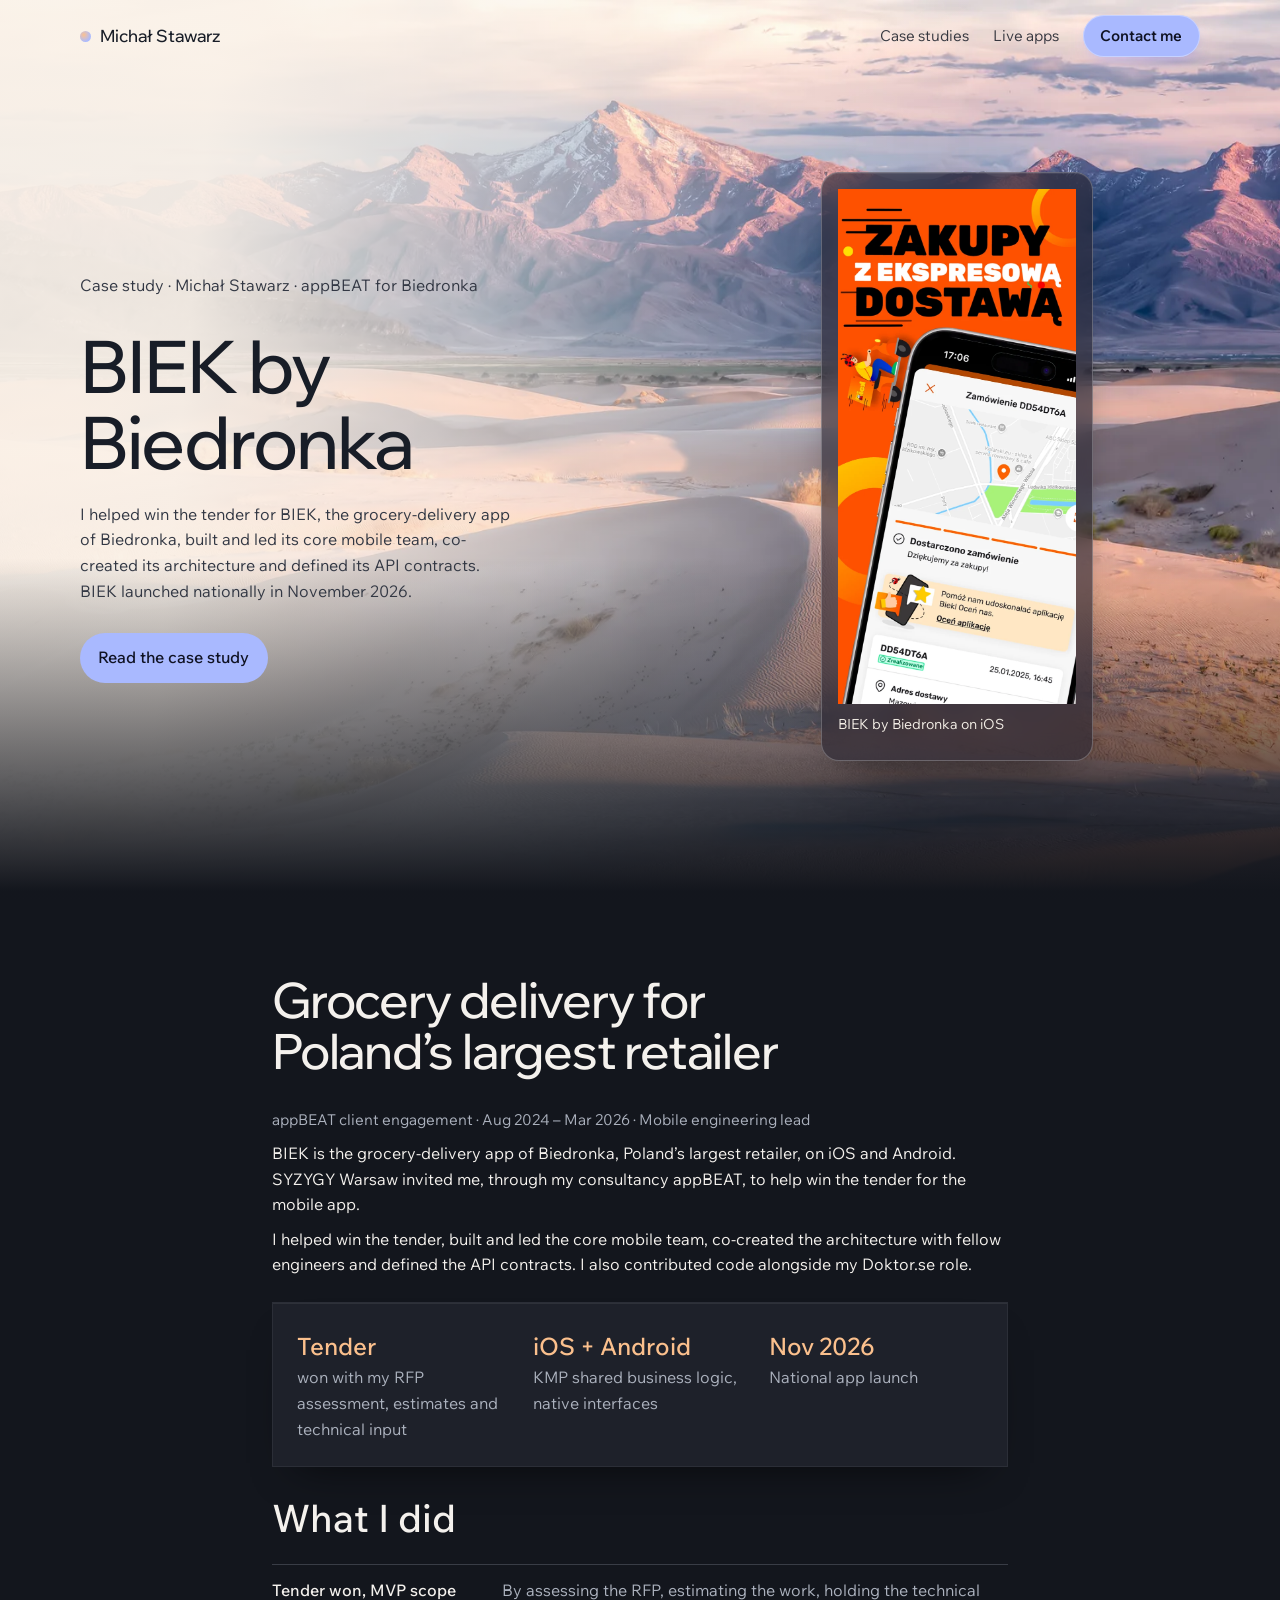
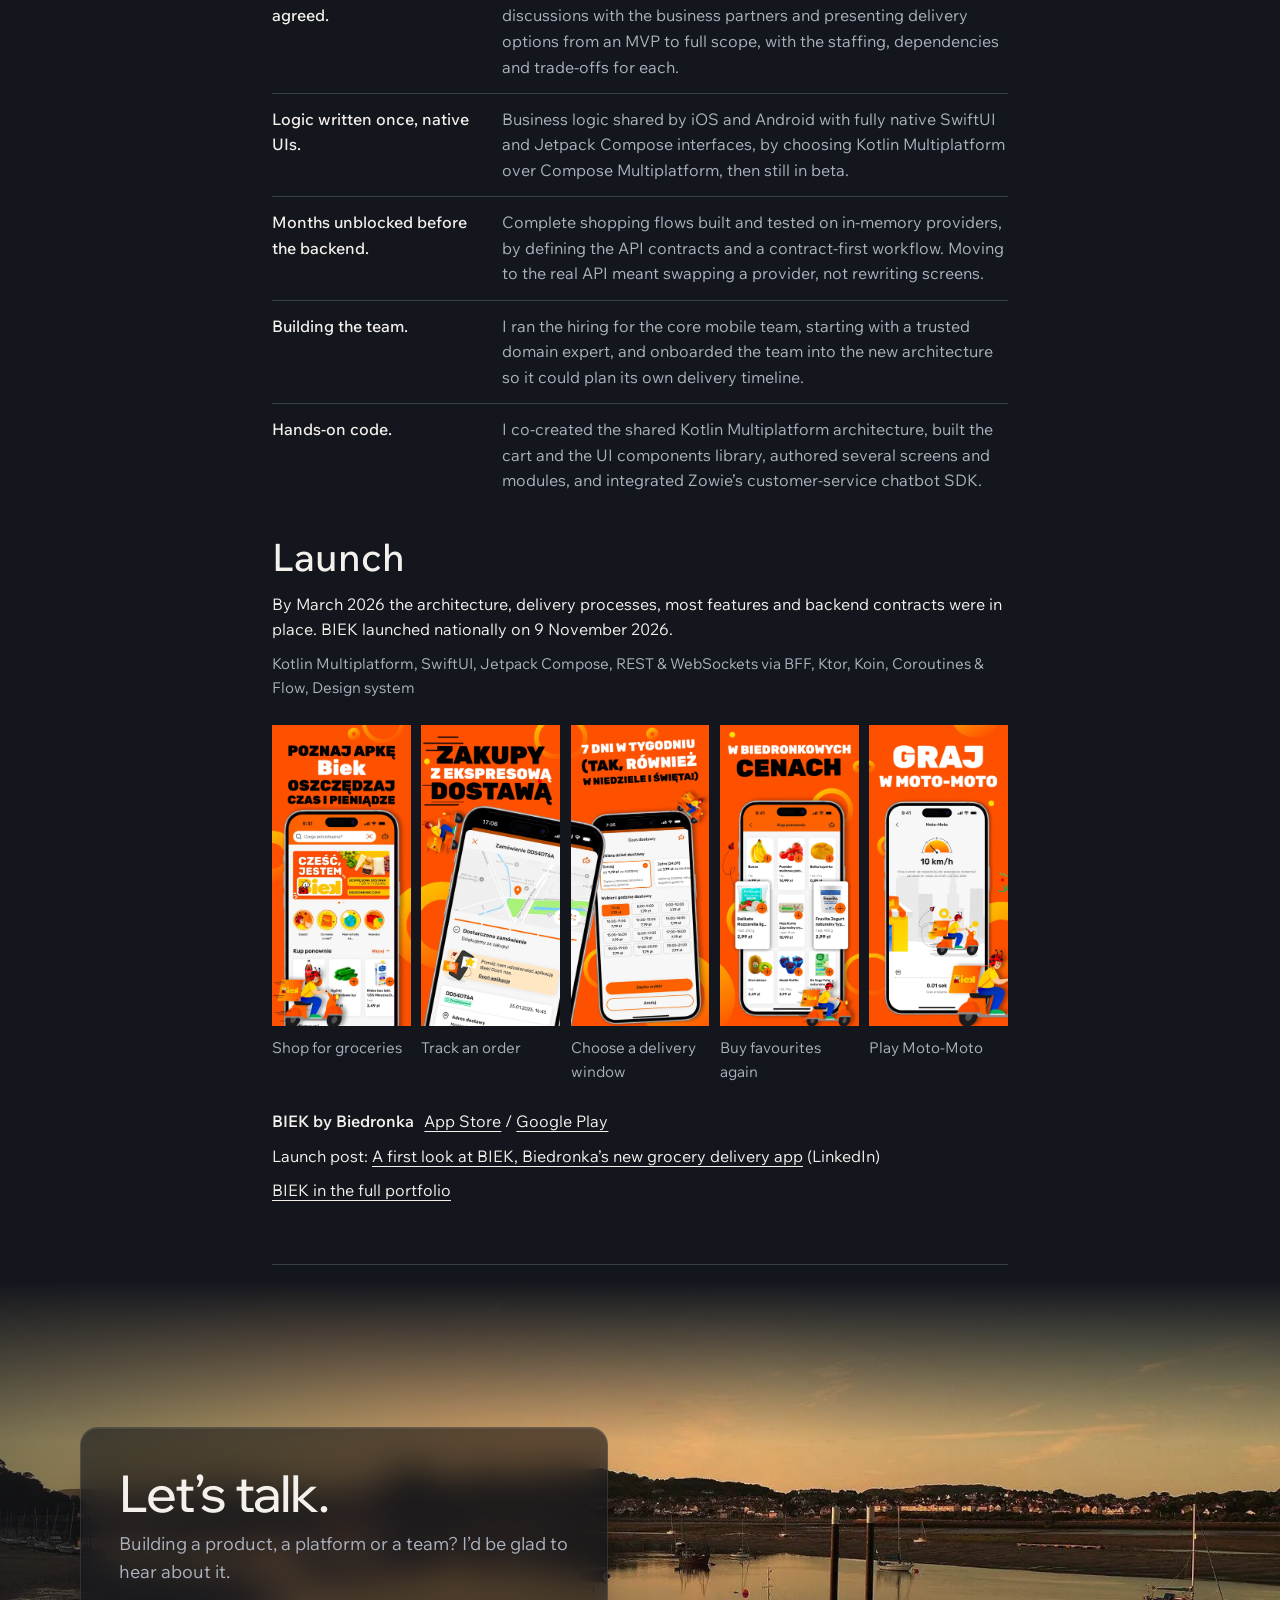
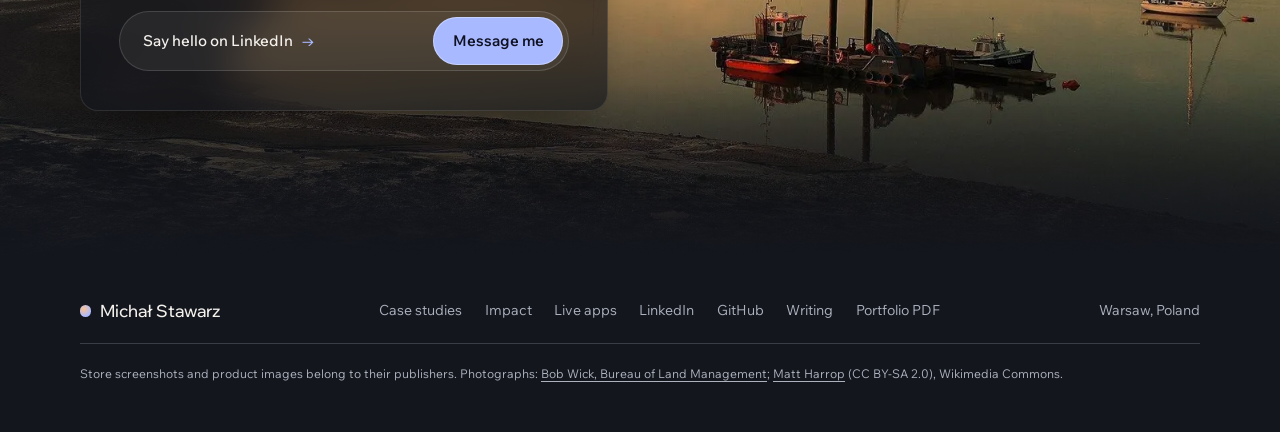
<file: biek/index.html>
<!doctype html>
<html lang="en"><head>
<meta charset="utf-8"><meta name="viewport" content="width=device-width,initial-scale=1">
<meta name="robots" content="index, follow, max-image-preview:large">
<link rel="canonical" href="https://starwars.github.io/portfolio/biek/">
<meta property="og:url" content="https://starwars.github.io/portfolio/biek/">
<title>BIEK by Biedronka: mobile app case study | Michał Stawarz</title>
<meta name="description" content="Michał Stawarz helped win the tender for BIEK by Biedronka, built and led its core mobile team, co-created its Kotlin Multiplatform architecture and defined its API contracts.">
<meta property="og:type" content="article">
<meta property="og:title" content="BIEK by Biedronka: mobile app case study | Michał Stawarz">
<meta property="og:description" content="Michał Stawarz helped win the tender for BIEK by Biedronka, built and led its core mobile team, co-created its Kotlin Multiplatform architecture and defined its API contracts.">
<meta property="og:image" content="https://starwars.github.io/portfolio/biek/2.webp">
<link rel="stylesheet" href="https://fonts.googleapis.com/css2?family=Wix+Madefor+Display:wght@400;500;600&amp;family=Wix+Madefor+Text:wght@400;500;600&amp;display=swap">
<link rel="icon" href="../favicon.svg" type="image/svg+xml"><link rel="icon" href="../favicon.ico" sizes="16x16 32x32 48x48"><link rel="apple-touch-icon" href="../apple-touch-icon.png">
<link rel="stylesheet" href="../tokens.css">
<script type="application/ld+json">{"@context": "https://schema.org", "@graph": [{"@type": "Person", "@id": "https://starwars.github.io/portfolio/#person", "name": "Michał Stawarz", "alternateName": "Michal Stawarz", "jobTitle": "Engineering Manager", "url": "https://starwars.github.io/portfolio/", "sameAs": ["https://www.linkedin.com/in/michal-stawarz", "https://github.com/StarWars"]}, {"@type": "MobileApplication", "@id": "https://starwars.github.io/portfolio/biek/#app", "name": "BIEK by Biedronka", "alternateName": "BIEK", "operatingSystem": "iOS, Android", "applicationCategory": "ShoppingApplication", "brand": {"@type": "Brand", "name": "Biedronka"}, "publisher": {"@type": "Organization", "name": "Jerónimo Martins Polska"}, "contributor": {"@id": "https://starwars.github.io/portfolio/#person"}, "sameAs": ["https://apps.apple.com/pl/app/biek-biedronka-express/id6761813987", "https://play.google.com/store/apps/details?id=pl.biek.app"]}, {"@type": "Article", "headline": "BIEK by Biedronka: mobile app case study", "url": "https://starwars.github.io/portfolio/biek/", "author": {"@id": "https://starwars.github.io/portfolio/#person"}, "about": {"@id": "https://starwars.github.io/portfolio/biek/#app"}, "image": "https://starwars.github.io/portfolio/biek/2.webp", "inLanguage": "en"}]}</script>
</head><body>
<header class="nav" data-nav><nav aria-label="Main navigation"><a class="identity" href="../">Michał Stawarz</a><a href="../#work">Case studies</a><a href="../#apps">Live apps</a><a class="nav-cta" href="https://www.linkedin.com/in/michal-stawarz" target="_blank" rel="noopener noreferrer">Contact me</a></nav></header>
<main id="top">
<section class="hero"><div><p class="meta">Case study · Michał Stawarz · appBEAT for Biedronka</p><h1>BIEK by Biedronka</h1>
<p>I helped win the tender for BIEK, the grocery-delivery app of Biedronka, built and led its core mobile team, co-created its architecture and defined its API contracts. BIEK launched nationally in November 2026.</p>
<a class="primary" href="#story">Read the case study</a></div>
<figure style="justify-self:center;width:min(100%,17rem)"><img width="720" height="1560" src="2.webp" alt="BIEK by Biedronka: Track an order" style="width:100%;height:auto"><figcaption>BIEK by Biedronka on iOS</figcaption></figure></section>
<div class="bodycopy" style="max-width:46rem;margin-inline:auto">
<section id="story"><h2>Grocery delivery for Poland’s largest retailer</h2>
<p class="meta">appBEAT client engagement  ·  Aug 2024 – Mar 2026  ·  Mobile engineering lead</p><p class="">BIEK is the grocery-delivery app of Biedronka, Poland’s largest retailer, on iOS and Android. SYZYGY Warsaw invited me, through my consultancy appBEAT, to help win the tender for the mobile app.</p><p class="">I helped win the tender, built and led the core mobile team, co-created the architecture with fellow engineers and defined the API contracts. I also contributed code alongside my Doktor.se role.</p><dl class="results"><div><dt>Tender</dt><dd>won with my RFP assessment, estimates and technical input</dd></div><div><dt>iOS + Android</dt><dd>KMP shared business logic, native interfaces</dd></div><div><dt>Nov 2026</dt><dd>National app launch</dd></div></dl><h3>What I did</h3><dl class="facts"><div><dt>Tender won, MVP scope agreed.</dt><dd>By assessing the RFP, estimating the work, holding the technical discussions with the business partners and presenting delivery options from an MVP to full scope, with the staffing, dependencies and trade-offs for each.</dd></div><div><dt>Logic written once, native UIs.</dt><dd>Business logic shared by iOS and Android with fully native SwiftUI and Jetpack Compose interfaces, by choosing Kotlin Multiplatform over Compose Multiplatform, then still in beta.</dd></div><div><dt>Months unblocked before the backend.</dt><dd>Complete shopping flows built and tested on in-memory providers, by defining the API contracts and a contract-first workflow. Moving to the real API meant swapping a provider, not rewriting screens.</dd></div><div><dt>Building the team.</dt><dd>I ran the hiring for the core mobile team, starting with a trusted domain expert, and onboarded the team into the new architecture so it could plan its own delivery timeline.</dd></div><div><dt>Hands-on code.</dt><dd>I co-created the shared Kotlin Multiplatform architecture, built the cart and the UI components library, authored several screens and modules, and integrated Zowie’s customer-service chatbot SDK.</dd></div></dl><h3>Launch</h3><p class="">By March 2026 the architecture, delivery processes, most features and backend contracts were in place. BIEK launched nationally on 9 November 2026.</p><p class="meta">Kotlin Multiplatform, SwiftUI, Jetpack Compose, REST &amp; WebSockets via BFF, Ktor, Koin, Coroutines &amp; Flow, Design system</p><div class="biek-screens"><figure><img loading="lazy" width="720" height="1560" src="1.webp" alt="BIEK by Biedronka: Shop for groceries"><figcaption>Shop for groceries</figcaption></figure><figure><img loading="lazy" width="720" height="1560" src="2.webp" alt="BIEK by Biedronka: Track an order"><figcaption>Track an order</figcaption></figure><figure><img loading="lazy" width="720" height="1560" src="3.webp" alt="BIEK by Biedronka: Choose a delivery window"><figcaption>Choose a delivery window</figcaption></figure><figure><img loading="lazy" width="720" height="1560" src="4.webp" alt="BIEK by Biedronka: Buy favourites again"><figcaption>Buy favourites again</figcaption></figure><figure><img loading="lazy" width="720" height="1560" src="5.webp" alt="BIEK by Biedronka: Play Moto-Moto"><figcaption>Play Moto-Moto</figcaption></figure></div><p class="stores"><strong>BIEK by Biedronka</strong> <span><a href="https://apps.apple.com/pl/app/biek-biedronka-express/id6761813987">App Store</a> / <a href="https://play.google.com/store/apps/details?id=pl.biek.app">Google Play</a></span></p><p>Launch post: <a href="https://www.linkedin.com/posts/michal-stawarz_a-first-look-at-biek-biedronkas-new-grocery-ugcPost-7526294869917523969-SauM/">A first look at BIEK, Biedronka’s new grocery delivery app</a> (LinkedIn)</p><p><a href="../#biek-title">BIEK in the full portfolio</a></p></section>
</div></main>
<section class="close-band" id="contact" aria-labelledby="close-head"><img src="../projects/estuary.webp" width="1600" height="1067" alt="" loading="lazy"><div class="close-in"><div class="book"><h2 id="close-head">Let’s talk.</h2><p>Building a product, a platform or a team? I’d be glad to hear about it.</p><a class="join" href="https://www.linkedin.com/in/michal-stawarz" target="_blank" rel="noopener noreferrer"><span>Say hello on LinkedIn <i aria-hidden="true">→</i></span><b>Message me<em> on LinkedIn</em></b></a></div></div></section>
<footer class="foot"><div class="foot-base"><a class="identity" href="../">Michał Stawarz</a><nav class="foot-links" aria-label="Footer"><a href="../#work">Case studies</a><a href="../#impact">Impact</a><a href="../#apps">Live apps</a><a href="https://www.linkedin.com/in/michal-stawarz">LinkedIn</a><a href="https://github.com/StarWars">GitHub</a><a href="https://www.linkedin.com/pulse/start-here-engineering-leadership-ai-era-michal-stawarz-ohaff/">Writing</a><a href="../Michal_Stawarz_Portfolio_Case_Studies_EN.pdf" download>Portfolio PDF</a></nav><span class="legal">Warsaw, Poland</span><small class="credits">Store screenshots and product images belong to their publishers. Photographs: <a href="https://commons.wikimedia.org/wiki/File:Utah_Dunes_Landscape_-_West_Desert_District.jpg">Bob Wick, Bureau of Land Management</a>; <a href="https://commons.wikimedia.org/wiki/File:Conwy_Estuary_at_dusk_-_geograph.org.uk_-_4556293.jpg">Matt Harrop</a> (CC BY-SA 2.0), Wikimedia Commons.</small></div></footer>
<script>(()=>{const nav=document.querySelector("[data-nav]");if(nav){const set=()=>nav.classList.toggle("is-top",scrollY<=48);set();for(const ev of["scroll","load","pageshow","hashchange","resize"])addEventListener(ev,set,{passive:true});requestAnimationFrame(set)}const c=document.querySelector(".career");if(c&&!matchMedia("(prefers-reduced-motion: reduce)").matches&&"IntersectionObserver"in window){const bars=[...c.querySelectorAll(".bar")];bars.forEach((b,i)=>b.style.transitionDelay=i*90+"ms");c.querySelectorAll(".track .dot").forEach((d,i)=>d.style.transitionDelay=bars.length*90+i*120+"ms");c.classList.add("is-waiting");const io=new IntersectionObserver(es=>{if(es.some(e=>e.isIntersecting)){c.classList.remove("is-waiting");io.disconnect()}},{threshold:.3});io.observe(c)}})();</script>
</body></html>
</file>
<file: tokens.css>
/* Hallmark · theme: Dusk (by request) · genre: modern-minimal · redesign: full · surface: absolute · posture: committed · hero: poster · nav: chapter links · footer: colophon · draw: 0135a1 · dusk: ridge/periwinkle-apricot/glass · signature: full-color product artwork over a dusk landscape */
/* Critique: the cover artwork gives the portfolio a visual identity while the project list stays concise. */
:root {
 --paper:oklch(20% .015 268);--well:oklch(25% .018 268);--ink:oklch(96% .006 75);--muted:oklch(76% .018 262);--line:oklch(36% .016 266);--accent:oklch(80% .10 274);--focus:oklch(86% .09 274);--dark:oklch(19% .035 274);
 --apricot:oklch(85% .095 62);--bone:oklch(95% .012 75);--day:oklch(23% .022 268);--day-muted:oklch(34% .022 266);--fog:rgb(250 242 233 / .94);--clear:transparent;--glass:rgb(40 37 49 / .63);--glass-line:rgb(255 255 255 / .24);--slate:oklch(66% .025 262);--tint:oklch(30% .045 274);--tint-line:oklch(52% .07 274);
 --font:"Wix Madefor Text",system-ui,sans-serif;--display:"Wix Madefor Display",system-ui,sans-serif;--wrap:70rem;--gap:clamp(1.25rem,4vw,4rem)
}
*{box-sizing:border-box}
html,body{overflow-x:clip}
body{margin:0;background:var(--paper);color:var(--ink);font:400 1rem/1.6 var(--font)}
header,main,footer{width:min(calc(100% - 2.5rem),var(--wrap));margin-inline:auto}
h1,h2,h3,p,figure{margin:0}
h1,h2{font-family:var(--display);font-weight:500;letter-spacing:-.025em;line-height:1.04;overflow-wrap:break-word;min-width:0;text-wrap:balance}
h1{font-size:clamp(3rem,6.5vw,6.25rem)}h2{font-size:clamp(2rem,3.8vw,3.5rem);margin-bottom:2rem}
h3{font-size:1.2rem;font-weight:500;line-height:1.35}
a{color:inherit;text-decoration-thickness:1px;text-underline-offset:.25em}
a:hover{color:var(--accent)}a:focus-visible{outline:2px solid var(--focus);outline-offset:4px}
nav{display:flex;align-items:center;gap:1.5rem;min-height:4.5rem;border-bottom:1px solid var(--line)}
nav a{font-size:.92rem;text-decoration:none}.identity{margin-right:auto;font-weight:500}
.hero{display:grid;grid-template-columns:minmax(0,1.2fr) minmax(0,1fr);align-items:center;gap:var(--gap);padding-block:3.75rem}
.hero p{max-width:44ch;color:var(--muted);margin:1.4rem 0 1.8rem}
.primary{display:inline-block;background:var(--accent);color:var(--dark);padding:.75rem 1.15rem;text-decoration:none;font-weight:500}.primary:hover{color:var(--dark);background:var(--focus)}
small,figcaption{font-size:.875rem;color:var(--muted)}.hero small{margin-left:1rem}
figure{padding:1.2rem;background:var(--well)}figure img{display:block;width:100%;max-height:23rem;object-fit:contain;filter:none}figcaption{margin-top:.6rem}
main>section+section{border-top:1px solid var(--line);padding-block:clamp(2.5rem,5vw,5rem)}
.chapters{display:grid;grid-template-columns:repeat(3,minmax(0,1fr));gap:var(--gap)}
.chapters p,.apps p,footer p{color:var(--muted);margin-top:.65rem}
.apps{list-style:none;padding:0;margin:0}.apps li{padding:1.3rem 0;border-top:1px solid var(--line);display:grid;align-items:baseline;grid-template-columns:minmax(0,.65fr) minmax(0,2fr) minmax(0,1fr);gap:var(--gap)}.apps p{margin:0}.apps li div{display:flex;flex-wrap:wrap;gap:.3rem 1rem}.apps a{font-size:.92rem}
footer{border-top:1px solid var(--line);display:flex;align-items:baseline;justify-content:space-between;flex-wrap:wrap;gap:1rem;padding-block:2rem 4rem}
footer h2{font-size:1.6rem;margin:0}footer a+a{margin-left:1.5rem}footer small{flex-basis:100%}
@media(max-width:720px){nav{gap:.85rem}.hero,.chapters,.apps li{grid-template-columns:minmax(0,1fr)}.hero{padding-block:2.5rem}.hero img{max-height:17rem}.apps li{gap:.45rem}}
@media(max-width:390px){nav{flex-wrap:wrap;padding-block:.7rem}.identity{flex-basis:100%}}
a:active{opacity:.8}
.archive p{max-width:57ch;color:var(--muted)}.archive div{display:flex;flex-wrap:wrap;gap:.75rem 1.5rem;margin-top:1rem}
.archive div{display:grid;grid-template-columns:repeat(3,minmax(0,1fr));gap:var(--gap)}.archive div a{border-top:1px solid var(--line);padding-top:1rem}footer{padding-top:3.5rem}@media(max-width:720px){.archive div{grid-template-columns:minmax(0,1fr)}}
.hero figure{padding:0;background:var(--paper)}.hero figure img{max-height:none;height:auto;filter:none;mix-blend-mode:normal}.hero figcaption{margin-block:.55rem}
.reader{display:grid;grid-template-columns:minmax(10rem,1fr) minmax(0,3.7fr);gap:var(--gap);align-items:start;border-top:1px solid var(--line)}
.reader aside{position:sticky;top:1rem;max-height:95vh;overflow:auto;padding-block:2rem}
aside h2{font:500 1rem/1.5 var(--font);margin:0 0 .75rem}aside ul,.live,.career ol,.legend,.index-group ul{list-style:none;padding:0;margin:0}
aside a{font-size:.88rem;display:block;text-decoration:none;color:var(--muted);padding:.18rem 0}aside li:nth-child(n+3):nth-child(-n+7){padding-left:.8rem}aside details{display:none}
.bodycopy{min-width:0}.bodycopy section{padding-block:clamp(2.5rem,4vw,4.5rem);border-bottom:1px solid var(--line)}
.bodycopy h3{font-size:clamp(1.6rem,3vw,2.6rem);margin:1.8rem 0 .75rem;line-height:1.15}.bodycopy h4{font-size:1.12rem;margin:1.35rem 0 .5rem}
.bodycopy p{margin:.55rem 0;max-width:75ch}.bodycopy .meta,.bodycopy figcaption,cite{font-size:.94rem;color:var(--muted)}
.case,.product{padding-block:1rem 2.5rem;border-bottom:1px solid var(--line)}.case:last-child,.product:last-child{border:0}
.subtitle{font-size:1.28rem;color:var(--ink)}.facts{margin:1.5rem 0}.facts>div{display:grid;grid-template-columns:minmax(0,1fr) minmax(0,2.4fr);gap:1.2rem;padding:.8rem 0;border-top:1px solid var(--line)}
dt{font-weight:500}dd{margin:0;color:var(--muted)}
.results{display:flex;flex-wrap:wrap;gap:1.4rem;margin:1.5rem 0;padding:1.5rem;background:var(--well)}.results div{flex:1 1 8rem}.results dt{font-size:1.5rem;color:var(--accent)}

.gallery,.biek-screens{margin:1.6rem 0}.gallery>div,.biek-screens{display:flex;flex-wrap:wrap;align-items:flex-start;justify-content:flex-start;gap:.65rem}
.gallery img,.biek-screens img{width:auto;max-width:100%;height:auto;max-height:18rem;filter:none;mix-blend-mode:normal}.biek-screens figure{flex:1 1 6.2rem;padding:0;background:none}.biek-screens img{width:100%;max-height:none}
.live li{padding:.95rem 0;border-top:1px solid var(--line)}
blockquote{margin:1.5rem 0;padding:1.25rem 1.6rem;border-inline-start:2px solid var(--accent);background:var(--well)}cite{display:block;font-style:normal;margin-top:.65rem}
@media(max-width:800px){.reader{display:block}.reader aside{position:sticky;top:0;background:var(--paper);padding:.45rem 0;border-bottom:1px solid var(--line);z-index:2}.rail{display:none}aside details{display:block}summary{cursor:pointer;padding:.4rem}summary:focus-visible{outline:2px solid var(--focus)}aside details ul{max-height:55vh;overflow:auto;padding:0 .5rem}aside details a{padding:.4rem} [id]{scroll-margin-top:4rem}.facts>div{grid-template-columns:minmax(0,1fr)}.facts>div{gap:.25rem}.biek-screens figure{flex:0 1 calc(33% - .6rem)}.gallery img{max-height:15rem;max-width:100%}}
.measurements{display:grid;grid-template-columns:repeat(4,minmax(0,1fr));gap:1rem;margin:0 0 2rem}.measurements div{border-top:1px solid var(--line);padding:.8rem 0}.measurements dt{color:var(--accent);font-size:1.25rem}.measurements dd{font-size:.9rem}@media(max-width:900px){.measurements{grid-template-columns:repeat(2,minmax(0,1fr))}}

.hero{position:relative;isolation:isolate;padding:clamp(1.35rem,4vw,3.5rem);margin-block:1rem 2.5rem;border-radius:18px;color:var(--day);background:linear-gradient(95deg,var(--fog) 20%,var(--clear) 88%),url("projects/dusk-landscape.webp") center 55% / cover}
.hero h1{font-size:clamp(2.65rem,5.7vw,5.6rem)}.hero p{color:var(--day-muted)}.hero figure{background:var(--glass);border:1px solid var(--glass-line);border-radius:18px;padding:1rem;backdrop-filter:blur(12px)}.hero figcaption{color:var(--bone)}
.primary,.contact-float{border-radius:999px}.contact-float{position:fixed;right:max(1rem,env(safe-area-inset-right));bottom:max(1rem,env(safe-area-inset-bottom));z-index:4;background:var(--accent);color:var(--dark);font-weight:600;text-decoration:none;padding:.78rem 1.35rem;box-shadow:0 4px 14px var(--glass)}.contact-float:hover{background:var(--focus);color:var(--dark)}
.measurements dt,.results dt{color:var(--apricot)}
.care-gallery>div{display:grid;grid-template-columns:repeat(5,minmax(0,1fr))}.care-gallery a{display:block}.care-gallery img{display:block;width:100%;height:auto;max-height:none}.care-gallery{border-radius:12px}footer{padding-bottom:6rem}
@media(max-width:720px){.hero{background:linear-gradient(175deg,var(--fog) 34%,var(--clear) 90%),url("projects/dusk-landscape.webp") center / cover}.care-gallery>div{grid-template-columns:repeat(2,minmax(0,1fr))}}

/* Store lines: the app name in bold, then App Store / Google Play */
.stores strong{font-weight:600;margin-inline-end:.4rem}.stores a{white-space:nowrap}.live li.stores{margin:0}

/* Career chart, after page 3 of the PDF */
.career{--label:19rem;margin-top:1rem;padding:1.4rem 1.5rem 1.6rem;background:var(--well);border-radius:14px}
.axis,.career-rows>li{display:grid;grid-template-columns:var(--label) minmax(0,1fr);gap:1rem}
.axis ol{display:grid;grid-template-columns:repeat(16,minmax(0,1fr));padding-bottom:.45rem;font-size:.72rem;color:var(--muted);text-align:center}
.career-rows>li{border-top:1px solid var(--line)}
.who{display:grid;grid-template-columns:minmax(0,1fr) auto;align-items:baseline;gap:0 .75rem;min-width:0;padding:.45rem 0}.bodycopy .who h4{margin:0;font-size:.92rem;line-height:1.3}.bodycopy .who p{margin:0;font-size:.78rem;line-height:1.4;color:var(--muted)}.bodycopy .who .role{grid-column:1/-1}.bodycopy .who .when{text-align:right;white-space:nowrap}
.track{position:relative;min-height:2.4rem;background-image:linear-gradient(to right,var(--line) 1px,var(--clear) 1px);background-size:calc(100% / 16) 100%;border-right:1px solid var(--line)}
.bar{position:absolute;top:50%;left:var(--from);width:calc(var(--to) - var(--from));height:.7rem;border-radius:999px;background:var(--slate);transform:translateY(-50%)}
.bar.lead{background:var(--accent)}
.bar.parallel{display:flex;align-items:center;overflow:hidden;height:1.2rem;background:var(--tint);border:1px solid var(--tint-line)}
.bar-note{padding-inline:.6rem;font-size:.68rem;color:var(--accent);white-space:nowrap}
.bar.biek{display:grid;place-items:center;height:.95rem;background:var(--apricot);color:var(--dark);font-size:.66rem;font-weight:600}
.dot{display:inline-grid;flex:none;place-items:center;width:1.5rem;height:1.5rem;border-radius:50%;background:var(--bone);color:var(--day);font-size:.75rem;font-weight:600}
.track .dot{position:absolute;top:50%;left:var(--from);transform:translate(-50%,-50%)}
.legend{display:flex;flex-wrap:wrap;justify-content:flex-end;gap:.5rem 1.5rem;margin:1rem 0 0;font-size:.8rem;color:var(--muted)}
.legend li{display:flex;align-items:center;gap:.5rem}
.swatch{width:1.4rem;height:.6rem;border-radius:999px;background:var(--slate)}.swatch.lead{background:var(--accent)}.swatch.parallel{background:var(--tint);border:1px solid var(--tint-line)}
.milestones{display:grid;grid-template-columns:repeat(5,minmax(0,1fr));gap:1rem;margin-top:1.3rem;padding-top:1.2rem;border-top:1px solid var(--line)}
.milestones li{display:flex;align-items:flex-start;gap:.6rem}.bodycopy .milestones p{margin:0;font-size:.84rem;line-height:1.4;color:var(--muted)}.milestones strong{margin-inline-end:.3rem;font-weight:500;color:var(--ink)}

/* Impact cards */
.cards{display:grid;grid-template-columns:repeat(6,minmax(0,1fr));gap:1rem;margin:1.2rem 0 2.5rem}
.card{grid-column:span 2;display:flex;flex-direction:column;padding:1.25rem 1.3rem 1.35rem;border-radius:14px;background:var(--well);color:var(--ink)}
.card.lead{grid-column:span 3;background:var(--tint);color:var(--ink)}
.bodycopy .value{margin:0 0 .35rem;font-family:var(--display);font-size:2rem;line-height:1.1;letter-spacing:-.02em;color:var(--apricot)}
.bodycopy .card.lead .value{font-size:3rem}
.bodycopy .card h4{margin:0 0 .55rem;font-size:1rem;line-height:1.35}
.meta span{display:block}.bodycopy .card .meta{margin:0 0 .75rem;font-size:.8rem;line-height:1.4}
.bodycopy .card p:last-child{margin:0;font-size:.9rem;line-height:1.5}

/* Recommendations */
.recs{display:grid;grid-template-columns:repeat(3,minmax(0,1fr));gap:1rem;margin-top:1.5rem}
.rec{display:flex;flex-direction:column;margin:0;padding:1.35rem 1.35rem 1.2rem;border:0;border-radius:14px;background:var(--well);color:var(--ink)}
.rec:first-child{background:var(--tint)}
.bodycopy .rec p{flex:1;margin:0 0 1rem;font-size:.92rem;line-height:1.55}
.rec cite{margin-top:0;padding-top:.8rem;border-top:1px solid var(--line);font-size:.8rem;line-height:1.4}.rec cite strong{display:block;font-size:.9rem;font-weight:500;color:var(--ink)}

/* Project index: three groups, three grounds */
.index-group{margin-top:1.75rem}.bodycopy .index-group h3{margin:0 0 1rem;font-size:1.4rem}
.highlights ul{display:grid;grid-template-columns:repeat(2,minmax(0,1fr));gap:1rem}
.highlights li{padding:1.3rem 1.4rem;border-radius:14px;background:var(--bone);color:var(--day)}
.bodycopy .highlights h4{margin:0 0 .5rem;font-family:var(--display);font-size:1.3rem;font-weight:500;line-height:1.2}
.highlights h4 a{text-decoration:none}.highlights a:hover{color:var(--day-muted)}.highlights a:focus-visible{outline-color:var(--day)}
.bodycopy .highlights .meta,.bodycopy .highlights .tech{margin:.2rem 0;font-size:.86rem;color:var(--day-muted)}
.bodycopy .highlights .stores{margin:.8rem 0 0;font-weight:500}
.legacy,.initiatives{padding:1.4rem 1.5rem 1.5rem;border-radius:14px}
.legacy{background:var(--well)}
.initiatives{background:var(--tint);border:1px solid var(--tint-line)}
.legacy ul,.initiatives ul{display:grid;grid-template-columns:repeat(3,minmax(0,1fr));gap:0 1.5rem}
.legacy li{padding:.7rem 0;border-top:1px solid var(--line);font-size:.93rem}
.initiatives ul{row-gap:1.1rem}.initiatives li{padding-top:.7rem;border-top:2px solid var(--accent);font-size:.95rem}
.legacy li>a,.initiatives li>a{font-weight:500}
.bodycopy .legacy .meta,.bodycopy .initiatives .meta,.bodycopy .legacy .stores{margin:.15rem 0 0;font-size:.8rem;line-height:1.4}

/* Earlier work, condensed */
.strip img{max-height:8.5rem}
.tiles{display:grid;grid-template-columns:repeat(4,minmax(0,1fr));gap:1.5rem 1.25rem;margin:1.4rem 0 1rem}
.tile::before{content:"";display:block;width:1.4rem;height:2px;margin-bottom:.6rem;background:var(--accent)}
.bodycopy .tile h4{margin:0 0 .2rem;font-size:.95rem;line-height:1.3}
.bodycopy .tile p{margin:.2rem 0;font-size:.84rem;line-height:1.45}

@media(max-width:1060px){
 .axis li span{display:none}.axis li::before{content:"’"}
 .cards,.recs,.legacy ul,.initiatives ul{grid-template-columns:repeat(2,minmax(0,1fr))}
 .card,.card.lead{grid-column:auto}.cards.biz .card:last-child,.initiatives li:last-child{grid-column:1/-1}
 .tiles,.milestones{grid-template-columns:repeat(3,minmax(0,1fr))}
}
@media(max-width:720px){
 .career{padding:1rem 1rem 1.2rem}
 .axis,.career-rows>li{grid-template-columns:minmax(0,1fr);gap:0}.axis>span{display:none}
 .who{padding-bottom:.25rem}.bodycopy .who .when{text-align:left}.track{min-height:1.7rem}.bar-note{display:none}
 .legend{justify-content:flex-start}
}
@media(max-width:600px){
 .cards,.recs,.highlights ul,.initiatives ul,.milestones{grid-template-columns:minmax(0,1fr)}.initiatives li:last-child{grid-column:auto}
 .tiles{grid-template-columns:repeat(2,minmax(0,1fr))}
}
@media(max-width:400px){.legacy ul,.tiles{grid-template-columns:minmax(0,1fr)}}

/* BIEK screens: equal columns, top-aligned, so captions of different lengths never shift the images */
.biek-screens{display:grid;grid-template-columns:repeat(5,minmax(0,1fr));align-items:start}.biek-screens figure{min-width:0}
@media(max-width:800px){.biek-screens{grid-template-columns:repeat(3,minmax(0,1fr))}}

/* Dusk v2 (22 Nov 2026): sticky glass header, full-bleed drifting hero, ambient glows, glass cards,
   a career timeline that grows in when seen, and a photo closing band that invites a LinkedIn message. */
:root{--nav-h:4.5rem;--glass-hi:inset 0 1px 0 rgb(255 255 255 / .07);--lift:0 22px 44px -26px rgb(0 0 0 / .7)}
header.nav{position:fixed;inset:0 0 auto;z-index:20;width:100%;height:var(--nav-h);margin:0;color:var(--ink);background:color-mix(in oklab,var(--paper) 72%,transparent);-webkit-backdrop-filter:blur(18px) saturate(1.3);backdrop-filter:blur(18px) saturate(1.3);box-shadow:0 1px 0 rgb(255 255 255 / .07);transition:background-color .25s ease-out,color .25s ease-out,box-shadow .25s ease-out}
header.nav nav{width:min(calc(100% - 2.5rem),var(--wrap));height:100%;min-height:0;margin-inline:auto;border:0;flex-wrap:nowrap}
header.nav nav a{opacity:.86;transition:opacity .15s}header.nav nav a:hover{opacity:1;color:inherit}
header.nav .identity{font-family:var(--display);font-size:1.08rem;opacity:1;flex-basis:auto}
header.nav .identity::before{content:"";display:inline-block;width:.7rem;height:.7rem;margin-right:.55rem;border-radius:50%;background:radial-gradient(circle at 35% 35%,var(--apricot),var(--accent) 70%);vertical-align:.02em}
header.nav.is-top{color:var(--day);background:transparent;-webkit-backdrop-filter:none;backdrop-filter:none;box-shadow:none}
header.nav .nav-cta{opacity:1;padding:.55rem 1.1rem;border-radius:999px;background:var(--accent);color:var(--dark);font-weight:600;box-shadow:inset 0 0 0 1px rgb(255 255 255 / .35),0 6px 18px -8px rgb(120 130 255 / .7)}
header.nav .nav-cta:hover{background:var(--focus);color:var(--dark)}
[id]{scroll-margin-top:calc(var(--nav-h) + 1rem)}

/* Hero: full-bleed photo that drifts slowly, fog on the left, fading into the page below */
main>.hero{width:auto;margin:0 calc(50% - 50vw) 1.5rem;border-radius:0;overflow:hidden;background:none;min-height:min(100svh,58rem);
 padding:calc(var(--nav-h) + clamp(2rem,5vw,4.5rem)) max(1.25rem,calc((100vw - var(--wrap)) / 2)) clamp(4rem,8vw,7rem)}
main>.hero::before{content:"";position:absolute;inset:0;z-index:-2;background:url("projects/dusk-landscape.webp") center 55% / cover;transform-origin:70% 60%;animation:drift 48s ease-in-out infinite alternate}
main>.hero::after{content:"";position:absolute;inset:0;z-index:-1;background:linear-gradient(to bottom,transparent 62%,var(--paper) 99%),linear-gradient(95deg,var(--fog) 16%,rgb(250 242 233 / .55) 42%,transparent 72%)}
@keyframes drift{from{transform:scale(1.02)}to{transform:scale(1.1) translate(-1.5%,-1%)}}
.hero figure{box-shadow:var(--glass-hi),var(--lift)}

/* Ambient glows and glass depth */
.bodycopy section{position:relative;isolation:isolate}
#experience::before,#impact::before,#recommendations::before,#index::before{content:"";position:absolute;z-index:-1;width:42rem;height:30rem;pointer-events:none;border-radius:50%;filter:blur(10px)}
#experience::before{top:-4rem;right:-14rem;background:radial-gradient(closest-side,rgb(160 170 255 / .13),transparent)}
#impact::before{top:6rem;left:-16rem;background:radial-gradient(closest-side,rgb(255 196 140 / .09),transparent)}
#recommendations::before{top:-2rem;right:-12rem;background:radial-gradient(closest-side,rgb(160 170 255 / .11),transparent)}
#index::before{bottom:0;left:-14rem;background:radial-gradient(closest-side,rgb(255 196 140 / .07),transparent)}
.card,.rec,.career,.results,.legacy,.initiatives,blockquote{border:1px solid rgb(255 255 255 / .06);box-shadow:var(--glass-hi),var(--lift)}
.card,.rec,.career{background:linear-gradient(165deg,color-mix(in oklab,var(--well) 100%,white 3%),color-mix(in oklab,var(--well) 70%,var(--paper)))}
.card.lead,.rec:first-child{background:linear-gradient(165deg,color-mix(in oklab,var(--tint) 100%,white 4%),color-mix(in oklab,var(--tint) 75%,var(--paper)))}
.highlights li{box-shadow:var(--lift)}

/* Career timeline grows in, bar by bar, then the milestones appear */
.career .bar{transform-origin:left center;transition:transform .9s cubic-bezier(.2,.7,.2,1)}
.career.is-waiting .bar{transform:translateY(-50%) scaleX(0)}
.career .track .dot{transition:opacity .4s ease-out,transform .5s cubic-bezier(.2,.7,.2,1)}
.career.is-waiting .track .dot{opacity:0;transform:translate(-50%,-50%) scale(.4)}
.career .bar.lead{box-shadow:0 0 14px -3px rgb(160 170 255 / .8)}
.career .bar.biek{box-shadow:0 0 14px -3px rgb(255 196 140 / .8)}

/* Closing band: photo, glass card, LinkedIn pill */
.close-band{position:relative;isolation:isolate;display:grid;align-items:center;min-height:36rem;overflow:hidden;margin-top:1rem}
.close-band>img{position:absolute;inset:0;z-index:-2;width:100%;height:100%;object-fit:cover;object-position:50% 62%}
.close-band::after{content:"";position:absolute;inset:0;z-index:-1;background:linear-gradient(to bottom,var(--paper) 0%,transparent 28%,transparent 70%,var(--paper) 100%),linear-gradient(to right,color-mix(in oklab,var(--paper) 55%,transparent),transparent 60%)}
.close-in{width:min(calc(100% - 2.5rem),var(--wrap));margin-inline:auto;padding-block:6rem}
.book{max-width:33rem;padding:clamp(1.4rem,3vw,2.4rem);border-radius:18px;background:color-mix(in oklab,var(--paper) 62%,transparent);-webkit-backdrop-filter:blur(18px) saturate(1.3);backdrop-filter:blur(18px) saturate(1.3);border:1px solid rgb(255 255 255 / .1);box-shadow:var(--glass-hi),var(--lift)}
.book h2{margin:0 0 .7rem;font-size:clamp(2.2rem,4vw,3.2rem)}
.book p{color:var(--muted);font-size:1.15rem;line-height:1.5}
.join{display:flex;align-items:center;gap:.5rem;margin-top:1.6rem;padding:.3rem .3rem .3rem 1.4rem;border-radius:999px;background:rgb(255 255 255 / .06);border:1px solid rgb(255 255 255 / .14);text-decoration:none;color:var(--muted)}
.join span{flex:1;min-width:0;overflow:hidden;text-overflow:ellipsis;white-space:nowrap;font-size:.95rem}
.join b{flex:none;padding:.75rem 1.2rem;border-radius:999px;background:var(--accent);color:var(--dark);font-weight:600;font-size:.95rem;box-shadow:inset 0 0 0 1px rgb(255 255 255 / .35)}
.join span{color:var(--ink);font-weight:500}.join i{display:inline-block;margin-left:.35rem;font-style:normal;color:var(--accent);transition:transform .2s ease-out}.join:hover i{transform:translateX(4px)}.join:hover{color:var(--ink)}.join:hover b{background:var(--focus)}
.join em{display:none;font-style:normal}.join:focus-visible{outline:2px solid var(--focus);outline-offset:4px}

/* Footer: brand, links, place, credits */
footer.foot{display:block;border-top:0;padding:0 0 3rem}
.foot-base{display:grid;grid-template-columns:auto 1fr auto;align-items:center;gap:1.2rem 2.5rem;padding-top:2.5rem}
.foot-base .identity{font-family:var(--display);font-size:1.08rem;text-decoration:none;font-weight:500}
.foot-base .identity::before{content:"";display:inline-block;width:.7rem;height:.7rem;margin-right:.55rem;border-radius:50%;background:radial-gradient(circle at 35% 35%,var(--apricot),var(--accent) 70%)}
nav.foot-links{display:flex;flex-wrap:wrap;justify-content:center;gap:.5rem 1.4rem;min-height:0;border:0}
.foot-links a,footer .foot-links a+a{margin:0;font-size:.875rem;color:var(--muted);text-decoration:none}.foot-links a:hover{color:var(--ink)}
.legal{font-size:.875rem;color:var(--muted)}
footer .credits a+a{margin-left:0}footer .credits{grid-column:1/-1;padding-top:1.2rem;border-top:1px solid var(--line);font-size:.78rem;color:var(--muted)}

@media(max-width:800px){.reader aside{top:var(--nav-h)}[id]{scroll-margin-top:calc(var(--nav-h) + 3.5rem)}}
@media(min-width:801px){.reader aside{top:calc(var(--nav-h) + 1rem);max-height:calc(100vh - var(--nav-h) - 2rem)}}
@media(max-width:720px){
 header.nav nav a:not(.identity):not(.nav-cta){display:none}
 main>.hero{min-height:0;padding-bottom:4rem}
 main>.hero::after{background:linear-gradient(to bottom,transparent 75%,var(--paper) 99%),linear-gradient(175deg,var(--fog) 38%,rgb(250 242 233 / .45) 62%,transparent 88%)}
 .close-band{min-height:30rem}.close-in{padding-block:4rem}
 .foot-base{grid-template-columns:1fr}nav.foot-links{justify-content:flex-start}
 .join{padding-left:1rem}.join span{display:none}.join em{display:inline}.join{padding:.3rem;justify-content:stretch}.join b{flex:1;text-align:center}
}
@media(prefers-reduced-motion:reduce){main>.hero::before{animation:none}.career .bar,.career .track .dot{transition:none}}
</file>
